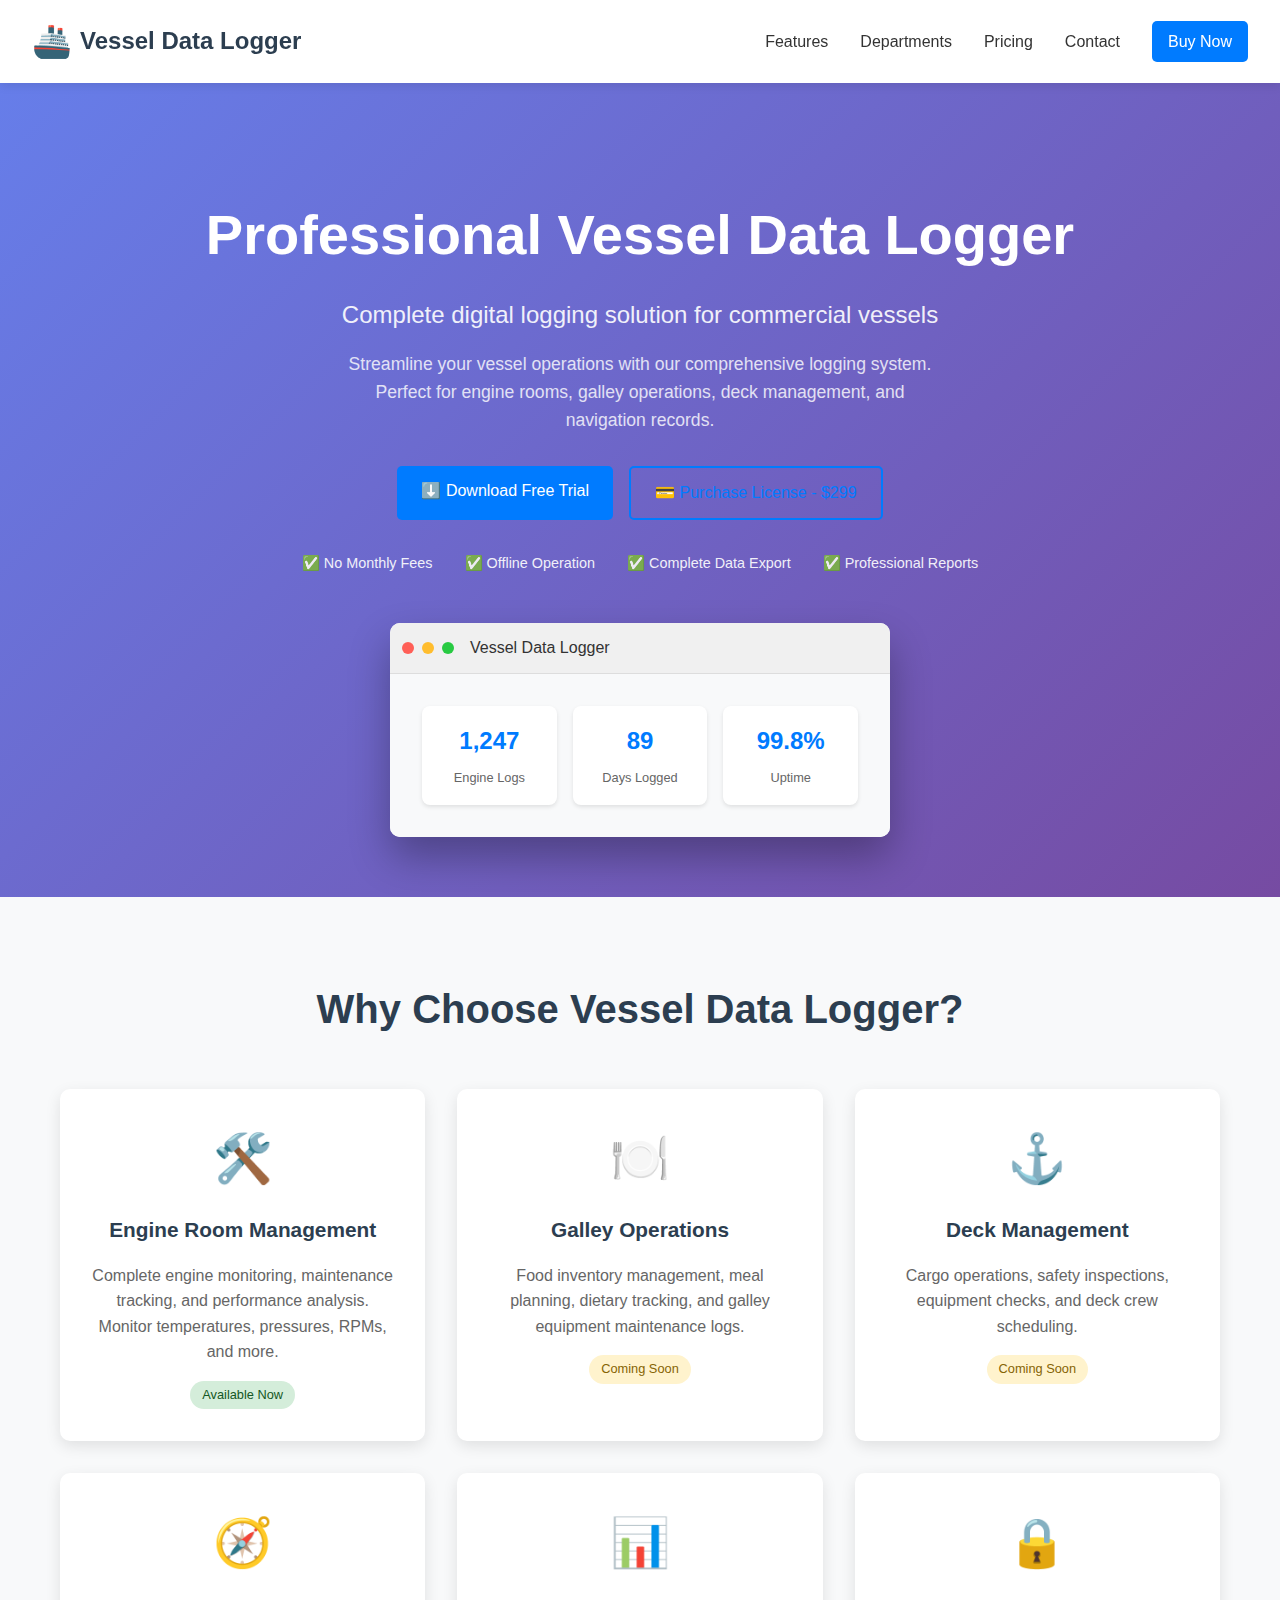
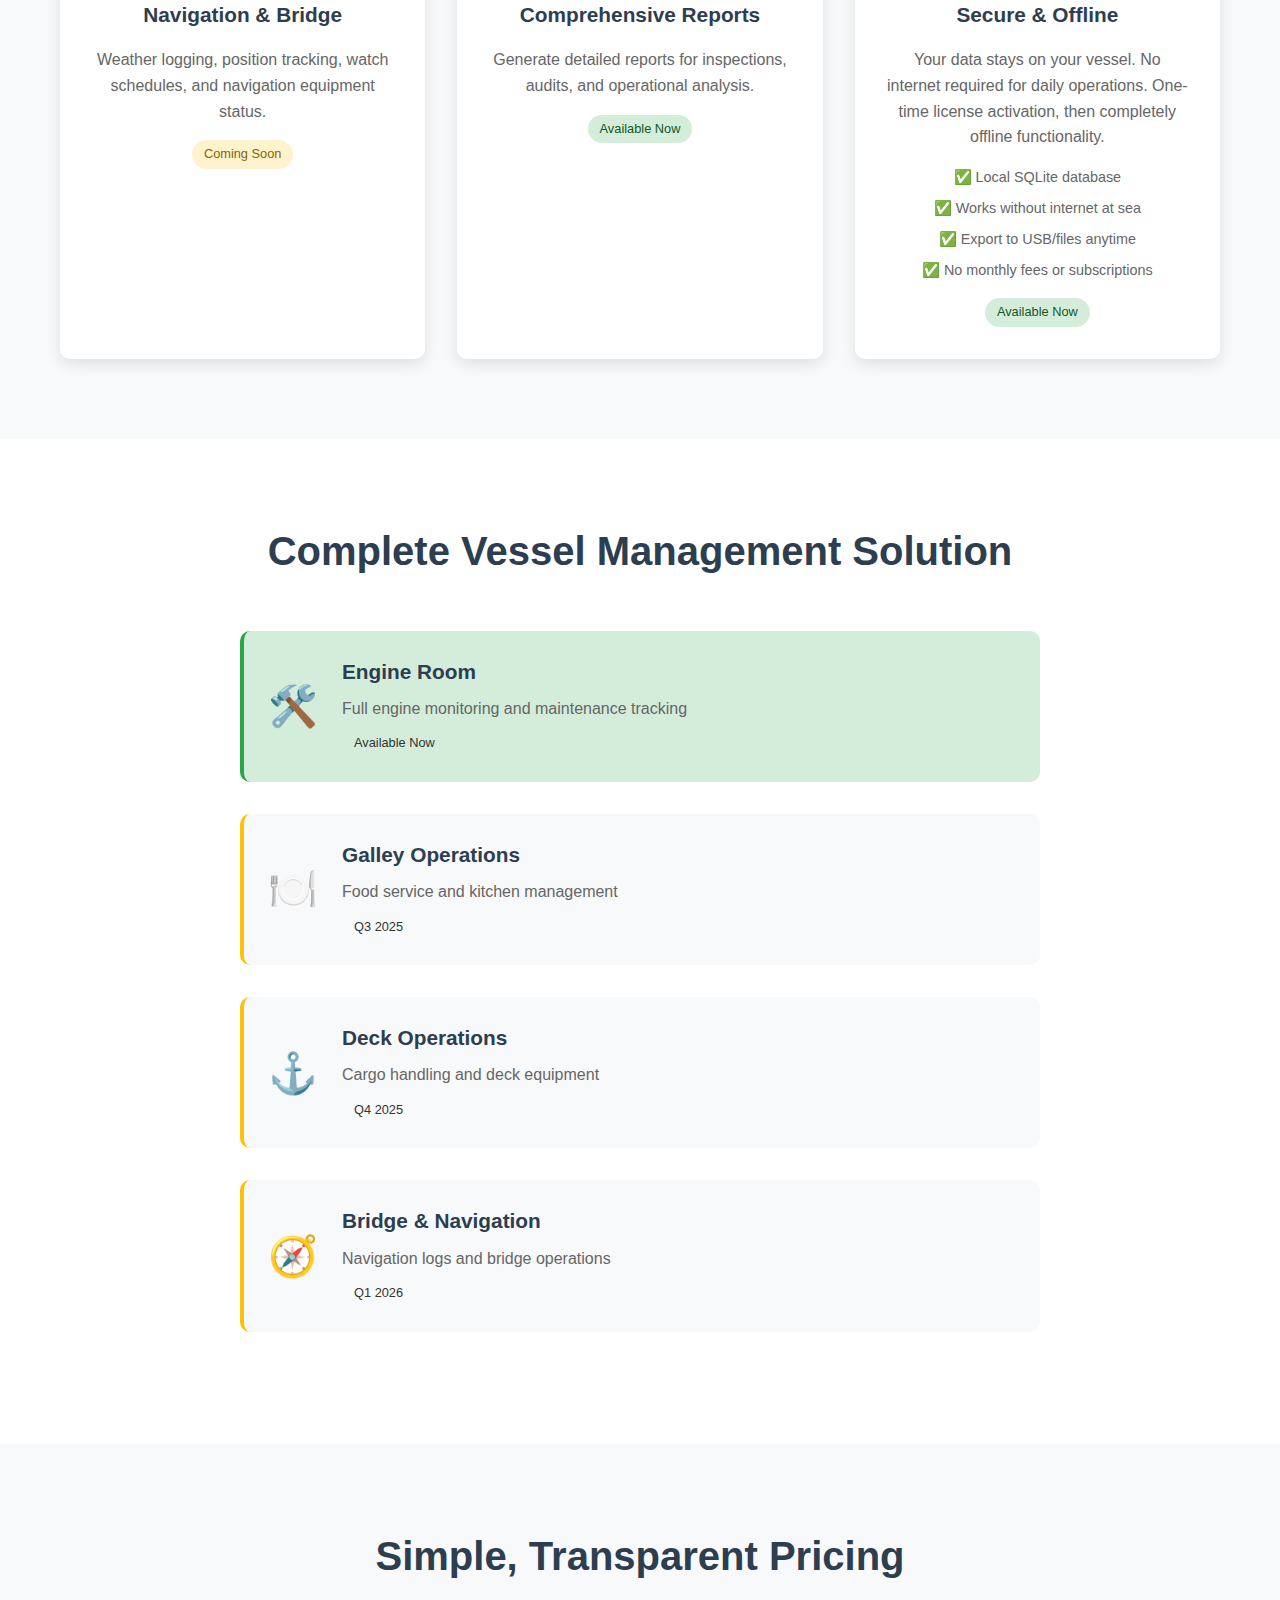
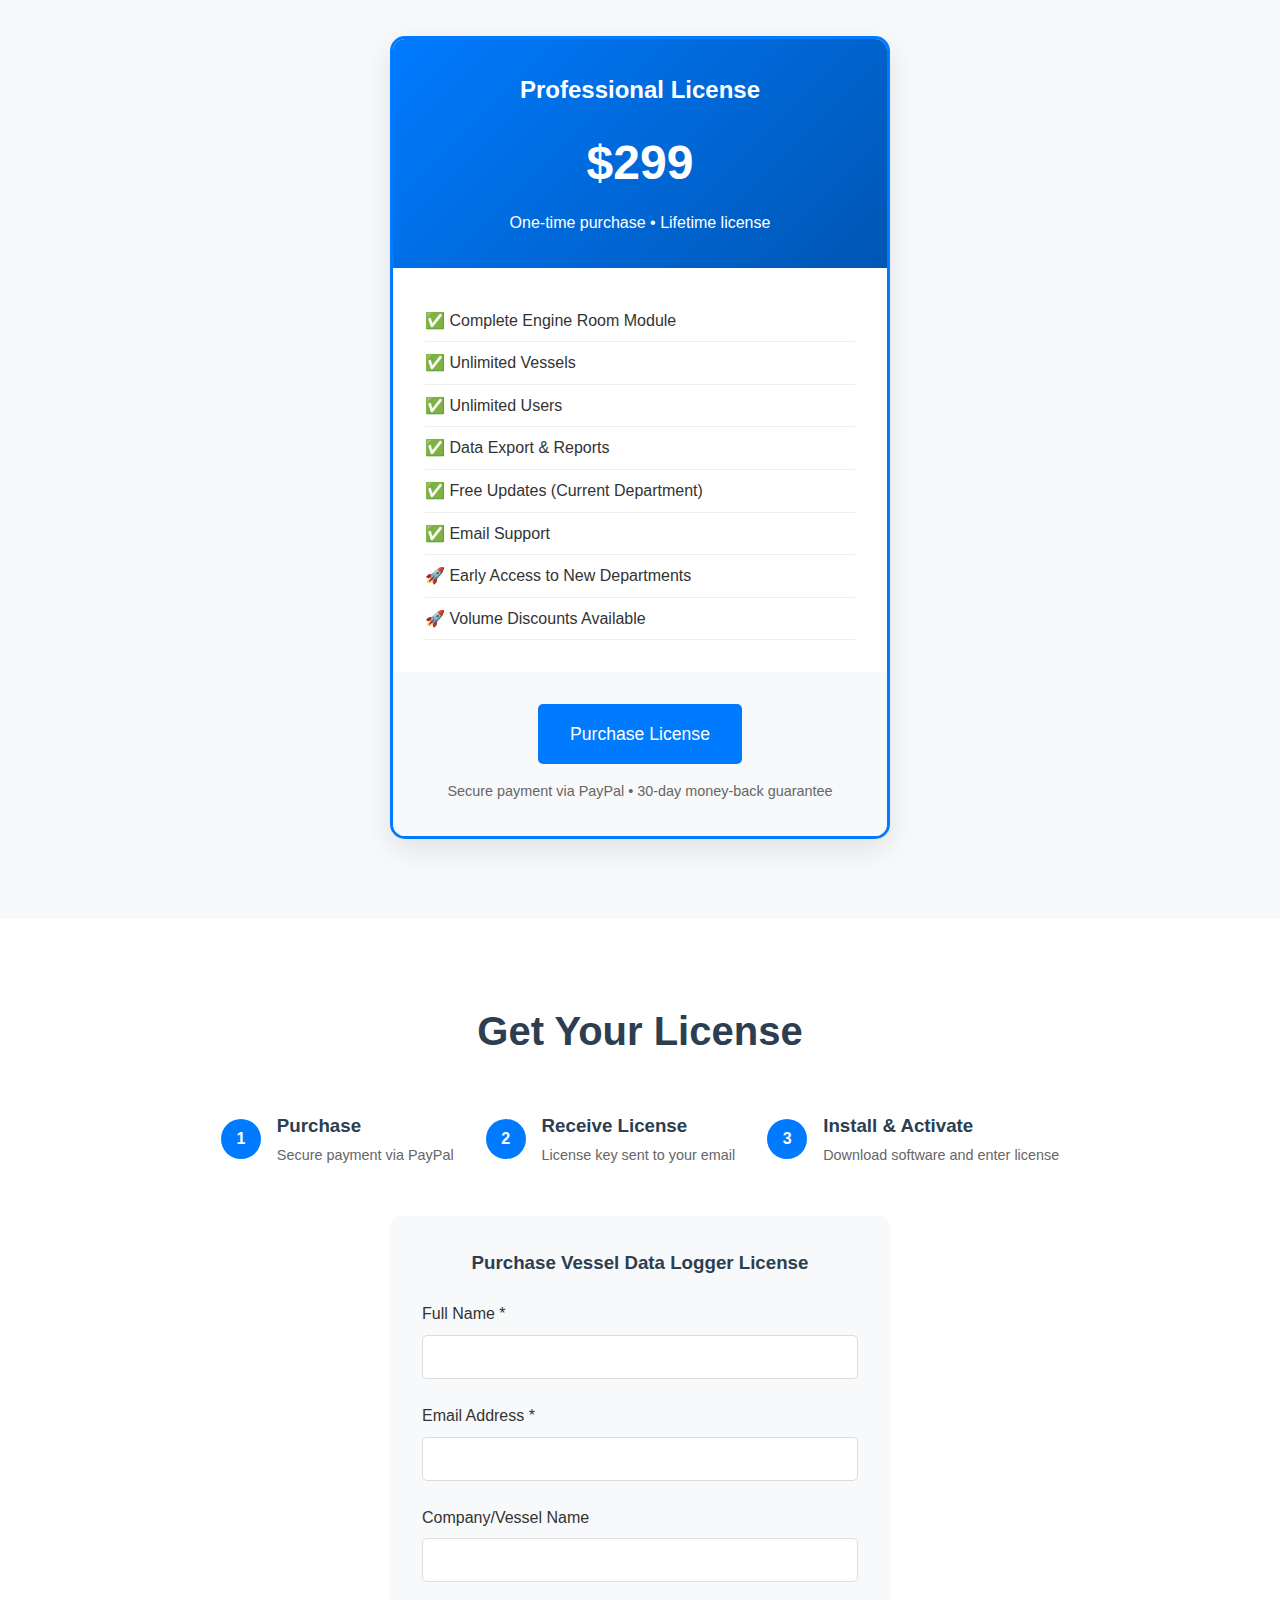
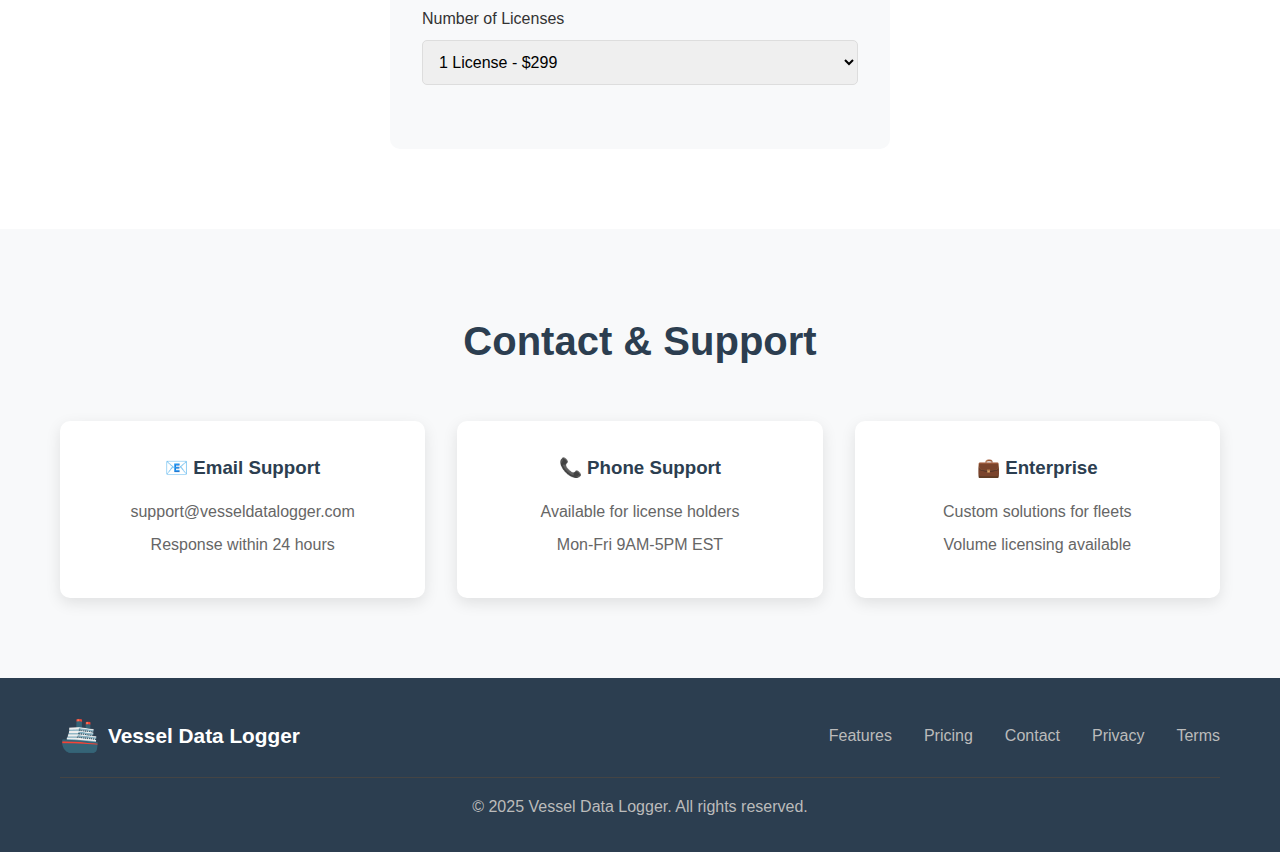
<file: index.html>
<!DOCTYPE html>
<html lang="en">
<head>
    <meta charset="UTF-8">
    <meta name="viewport" content="width=device-width, initial-scale=1.0">
    <title>Vessel Data Logger - Professional Maritime Software</title>
    <meta http-equiv="refresh" content="0;url=landing.html">
    <link rel="canonical" href="https://logicdock.org/landing.html">
</head>
<body>
    <p>Redirecting to <a href="landing.html">Vessel Data Logger</a>...</p>
</body>
</html>
</file>
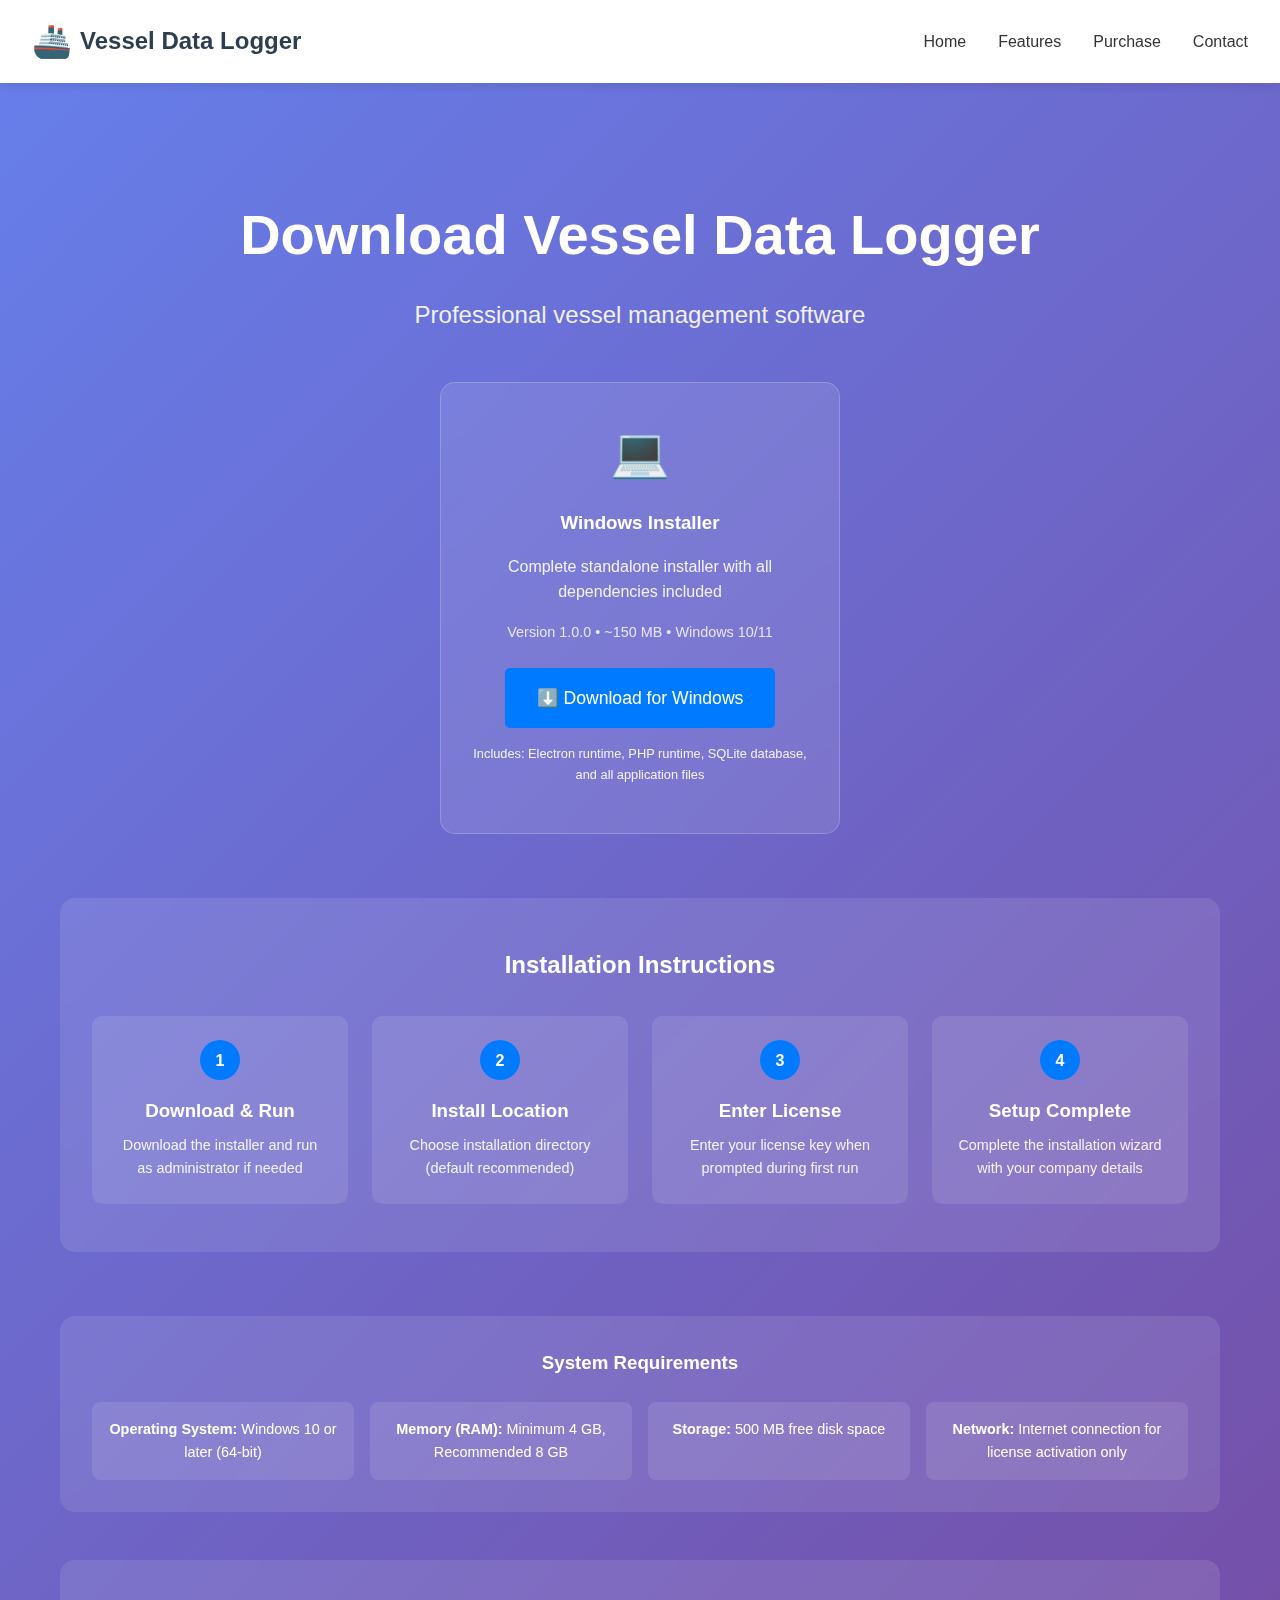
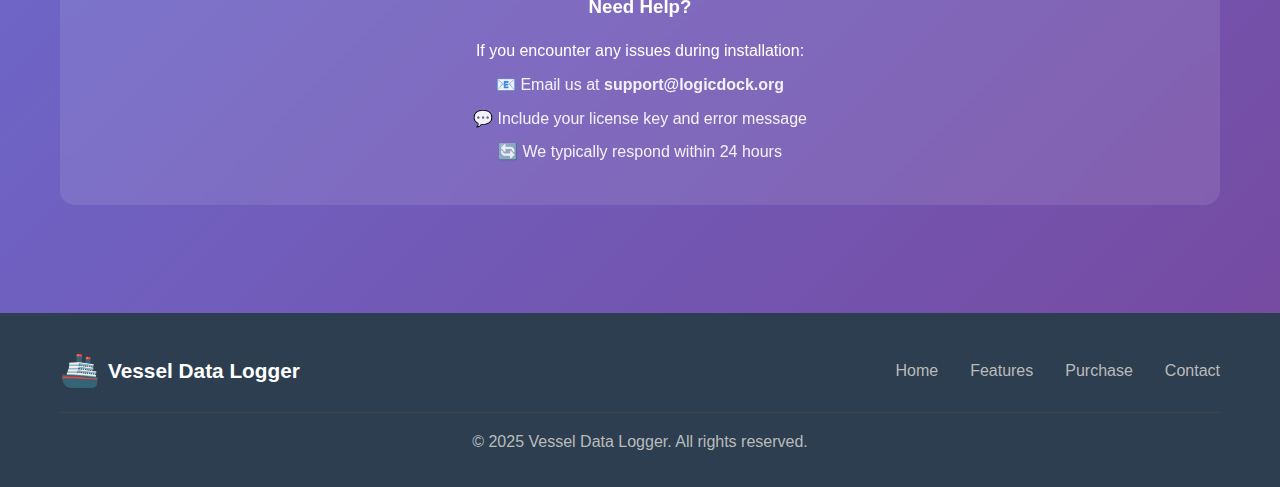
<file: download.html>
<!DOCTYPE html>
<html lang="en">
<head>
    <meta charset="UTF-8">
    <meta name="viewport" content="width=device-width, initial-scale=1.0">
    <title>Download Vessel Data Logger</title>
    <link rel="stylesheet" href="landing-style.css">
    <link rel="icon" type="image/svg+xml" href="favicon.svg">
</head>
<body>
    <!-- Header -->
    <header class="header">
        <nav class="nav">
            <div class="nav-brand">
                <span class="nav-icon">🚢</span>
                <span class="nav-title">Vessel Data Logger</span>
            </div>
            <div class="nav-links">
                <a href="landing.html">Home</a>
                <a href="landing.html#features">Features</a>
                <a href="landing.html#purchase">Purchase</a>
                <a href="landing.html#contact">Contact</a>
            </div>
        </nav>
    </header>

    <!-- Download Section -->
    <section class="hero">
        <div class="container">
            <div class="hero-content">
                <h1>Download Vessel Data Logger</h1>
                <p class="hero-subtitle">Professional vessel management software</p>
                
                <div class="download-options">
                    <div class="download-card">
                        <div class="download-icon">💻</div>
                        <h3>Windows Installer</h3>
                        <p>Complete standalone installer with all dependencies included</p>
                        <div class="download-details">
                            <span>Version 1.0.0</span> • 
                            <span>~150 MB</span> • 
                            <span>Windows 10/11</span>
                        </div>
                        <a href="dist/Vessel Data Logger-Portable.exe" class="btn btn-primary btn-large" download>
                            ⬇️ Download for Windows
                        </a>
                        <p class="download-note">
                            Includes: Electron runtime, PHP runtime, SQLite database, and all application files
                        </p>
                    </div>
                </div>

                <div class="installation-steps">
                    <h2>Installation Instructions</h2>
                    <div class="steps-grid">
                        <div class="step-card">
                            <div class="step-number">1</div>
                            <h3>Download & Run</h3>
                            <p>Download the installer and run as administrator if needed</p>
                        </div>
                        <div class="step-card">
                            <div class="step-number">2</div>
                            <h3>Install Location</h3>
                            <p>Choose installation directory (default recommended)</p>
                        </div>
                        <div class="step-card">
                            <div class="step-number">3</div>
                            <h3>Enter License</h3>
                            <p>Enter your license key when prompted during first run</p>
                        </div>
                        <div class="step-card">
                            <div class="step-number">4</div>
                            <h3>Setup Complete</h3>
                            <p>Complete the installation wizard with your company details</p>
                        </div>
                    </div>
                </div>

                <div class="system-requirements">
                    <h3>System Requirements</h3>
                    <div class="requirements-grid">
                        <div class="requirement-item">
                            <strong>Operating System:</strong> Windows 10 or later (64-bit)
                        </div>
                        <div class="requirement-item">
                            <strong>Memory (RAM):</strong> Minimum 4 GB, Recommended 8 GB
                        </div>
                        <div class="requirement-item">
                            <strong>Storage:</strong> 500 MB free disk space
                        </div>
                        <div class="requirement-item">
                            <strong>Network:</strong> Internet connection for license activation only
                        </div>
                    </div>
                </div>

                <div class="support-info">
                    <h3>Need Help?</h3>
                    <p>If you encounter any issues during installation:</p>
                    <ul>
                        <li>📧 Email us at <strong>support@logicdock.org</strong></li>
                        <li>💬 Include your license key and error message</li>
                        <li>🔄 We typically respond within 24 hours</li>
                    </ul>
                </div>
            </div>
        </div>
    </section>

    <!-- Footer -->
    <footer class="footer">
        <div class="container">
            <div class="footer-content">
                <div class="footer-brand">
                    <span class="nav-icon">🚢</span>
                    <span class="nav-title">Vessel Data Logger</span>
                </div>
                <div class="footer-links">
                    <a href="landing.html">Home</a>
                    <a href="landing.html#features">Features</a>
                    <a href="landing.html#purchase">Purchase</a>
                    <a href="landing.html#contact">Contact</a>
                </div>
            </div>
            <div class="footer-bottom">
                <p>&copy; 2025 Vessel Data Logger. All rights reserved.</p>
            </div>
        </div>
    </footer>

    <style>
        .download-options {
            display: flex;
            justify-content: center;
            margin: 3rem 0;
        }

        .download-card {
            background: rgba(255, 255, 255, 0.1);
            padding: 2rem;
            border-radius: 15px;
            text-align: center;
            max-width: 400px;
            backdrop-filter: blur(10px);
            border: 1px solid rgba(255, 255, 255, 0.2);
        }

        .download-icon {
            font-size: 3rem;
            margin-bottom: 1rem;
        }

        .download-card h3 {
            margin-bottom: 1rem;
            color: white;
        }

        .download-card p {
            margin-bottom: 1rem;
            opacity: 0.9;
        }

        .download-details {
            font-size: 0.9rem;
            opacity: 0.8;
            margin-bottom: 1.5rem;
        }

        .download-note {
            font-size: 0.8rem;
            opacity: 0.7;
            margin-top: 1rem;
        }

        .installation-steps {
            margin: 4rem 0;
            background: rgba(255, 255, 255, 0.1);
            padding: 3rem 2rem;
            border-radius: 15px;
            backdrop-filter: blur(10px);
        }

        .installation-steps h2 {
            text-align: center;
            margin-bottom: 2rem;
            color: white;
        }

        .steps-grid {
            display: grid;
            grid-template-columns: repeat(auto-fit, minmax(200px, 1fr));
            gap: 1.5rem;
        }

        .step-card {
            text-align: center;
            padding: 1.5rem;
            background: rgba(255, 255, 255, 0.1);
            border-radius: 10px;
        }

        .step-number {
            width: 40px;
            height: 40px;
            border-radius: 50%;
            background: #007bff;
            color: white;
            display: flex;
            align-items: center;
            justify-content: center;
            font-weight: bold;
            margin: 0 auto 1rem;
        }

        .step-card h3 {
            color: white;
            margin-bottom: 0.5rem;
        }

        .step-card p {
            opacity: 0.9;
            font-size: 0.9rem;
        }

        .system-requirements {
            margin: 3rem 0;
            background: rgba(255, 255, 255, 0.1);
            padding: 2rem;
            border-radius: 15px;
            backdrop-filter: blur(10px);
        }

        .system-requirements h3 {
            text-align: center;
            margin-bottom: 1.5rem;
            color: white;
        }

        .requirements-grid {
            display: grid;
            grid-template-columns: repeat(auto-fit, minmax(250px, 1fr));
            gap: 1rem;
        }

        .requirement-item {
            background: rgba(255, 255, 255, 0.1);
            padding: 1rem;
            border-radius: 8px;
            font-size: 0.9rem;
        }

        .support-info {
            background: rgba(255, 255, 255, 0.1);
            padding: 2rem;
            border-radius: 15px;
            backdrop-filter: blur(10px);
            text-align: center;
        }

        .support-info h3 {
            color: white;
            margin-bottom: 1rem;
        }

        .support-info ul {
            list-style: none;
            padding: 0;
        }

        .support-info li {
            margin: 0.5rem 0;
            opacity: 0.9;
        }
    </style>
</body>
</html>
</file>
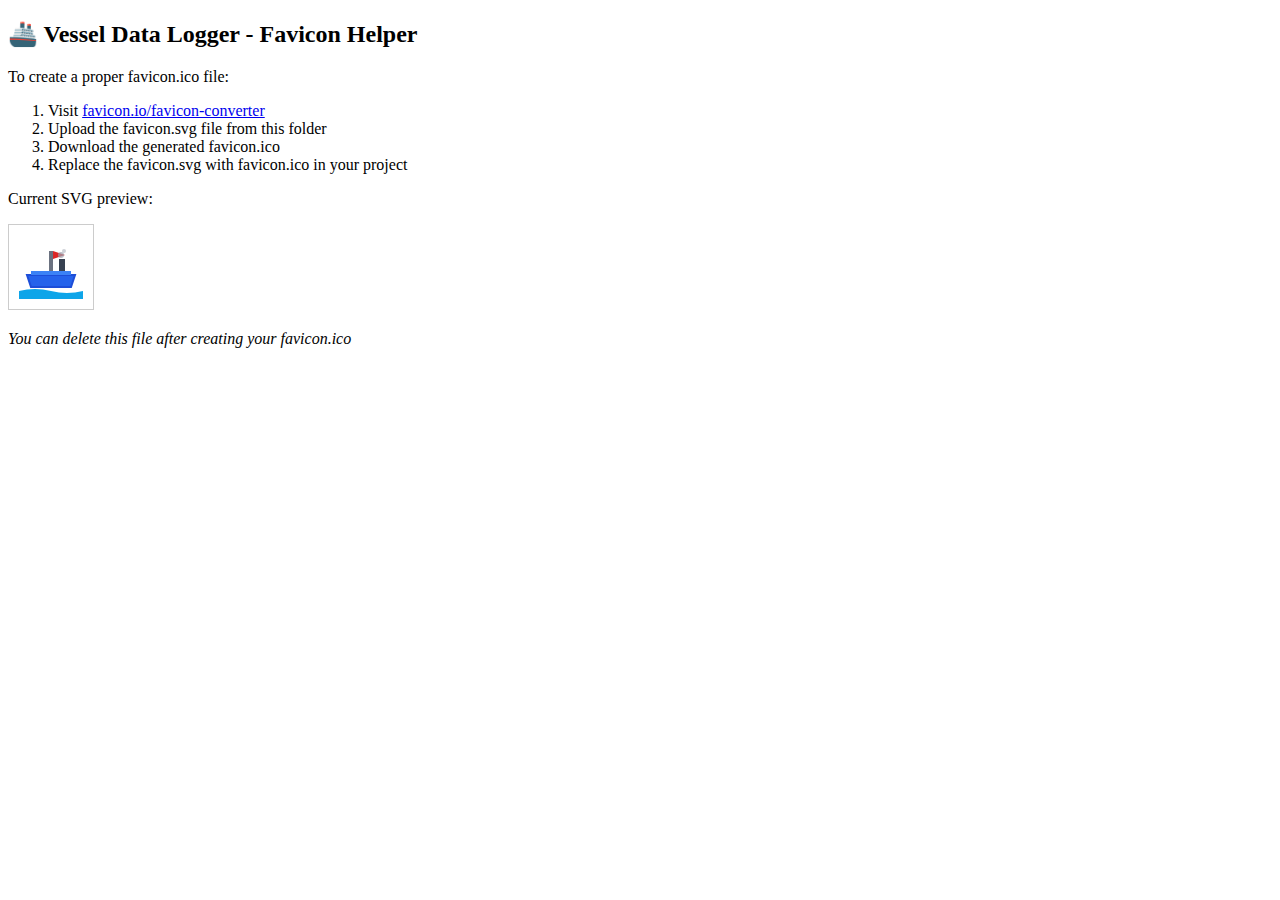
<file: favicon-helper.html>
<!DOCTYPE html>
<html>
<head>
    <title>Favicon Converter Helper</title>
</head>
<body>
    <h2>🚢 Vessel Data Logger - Favicon Helper</h2>
    <p>To create a proper favicon.ico file:</p>
    <ol>
        <li>Visit <a href="https://favicon.io/favicon-converter/" target="_blank">favicon.io/favicon-converter</a></li>
        <li>Upload the favicon.svg file from this folder</li>
        <li>Download the generated favicon.ico</li>
        <li>Replace the favicon.svg with favicon.ico in your project</li>
    </ol>
    
    <p>Current SVG preview:</p>
    <img src="favicon.svg" alt="Ship Icon" width="64" height="64" style="border: 1px solid #ccc; padding: 10px;">
    
    <p><em>You can delete this file after creating your favicon.ico</em></p>
</body>
</html>
</file>
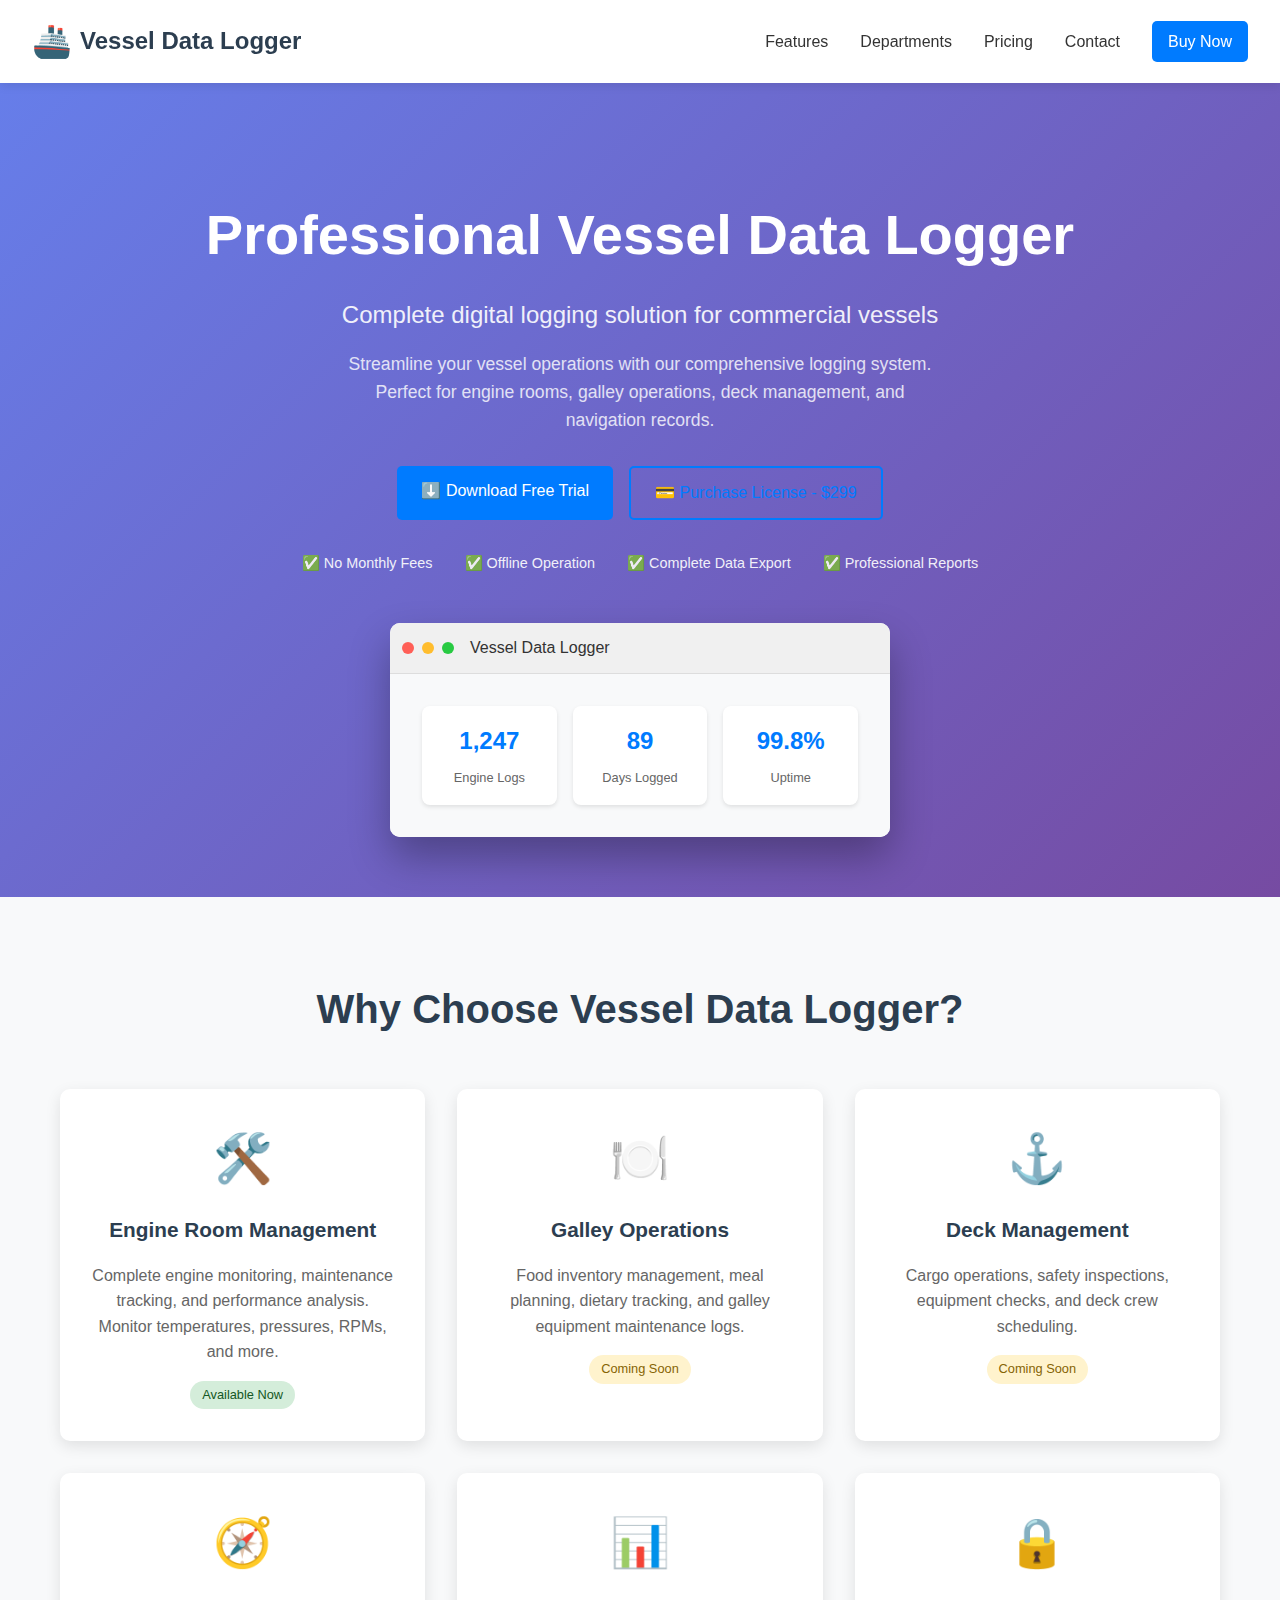
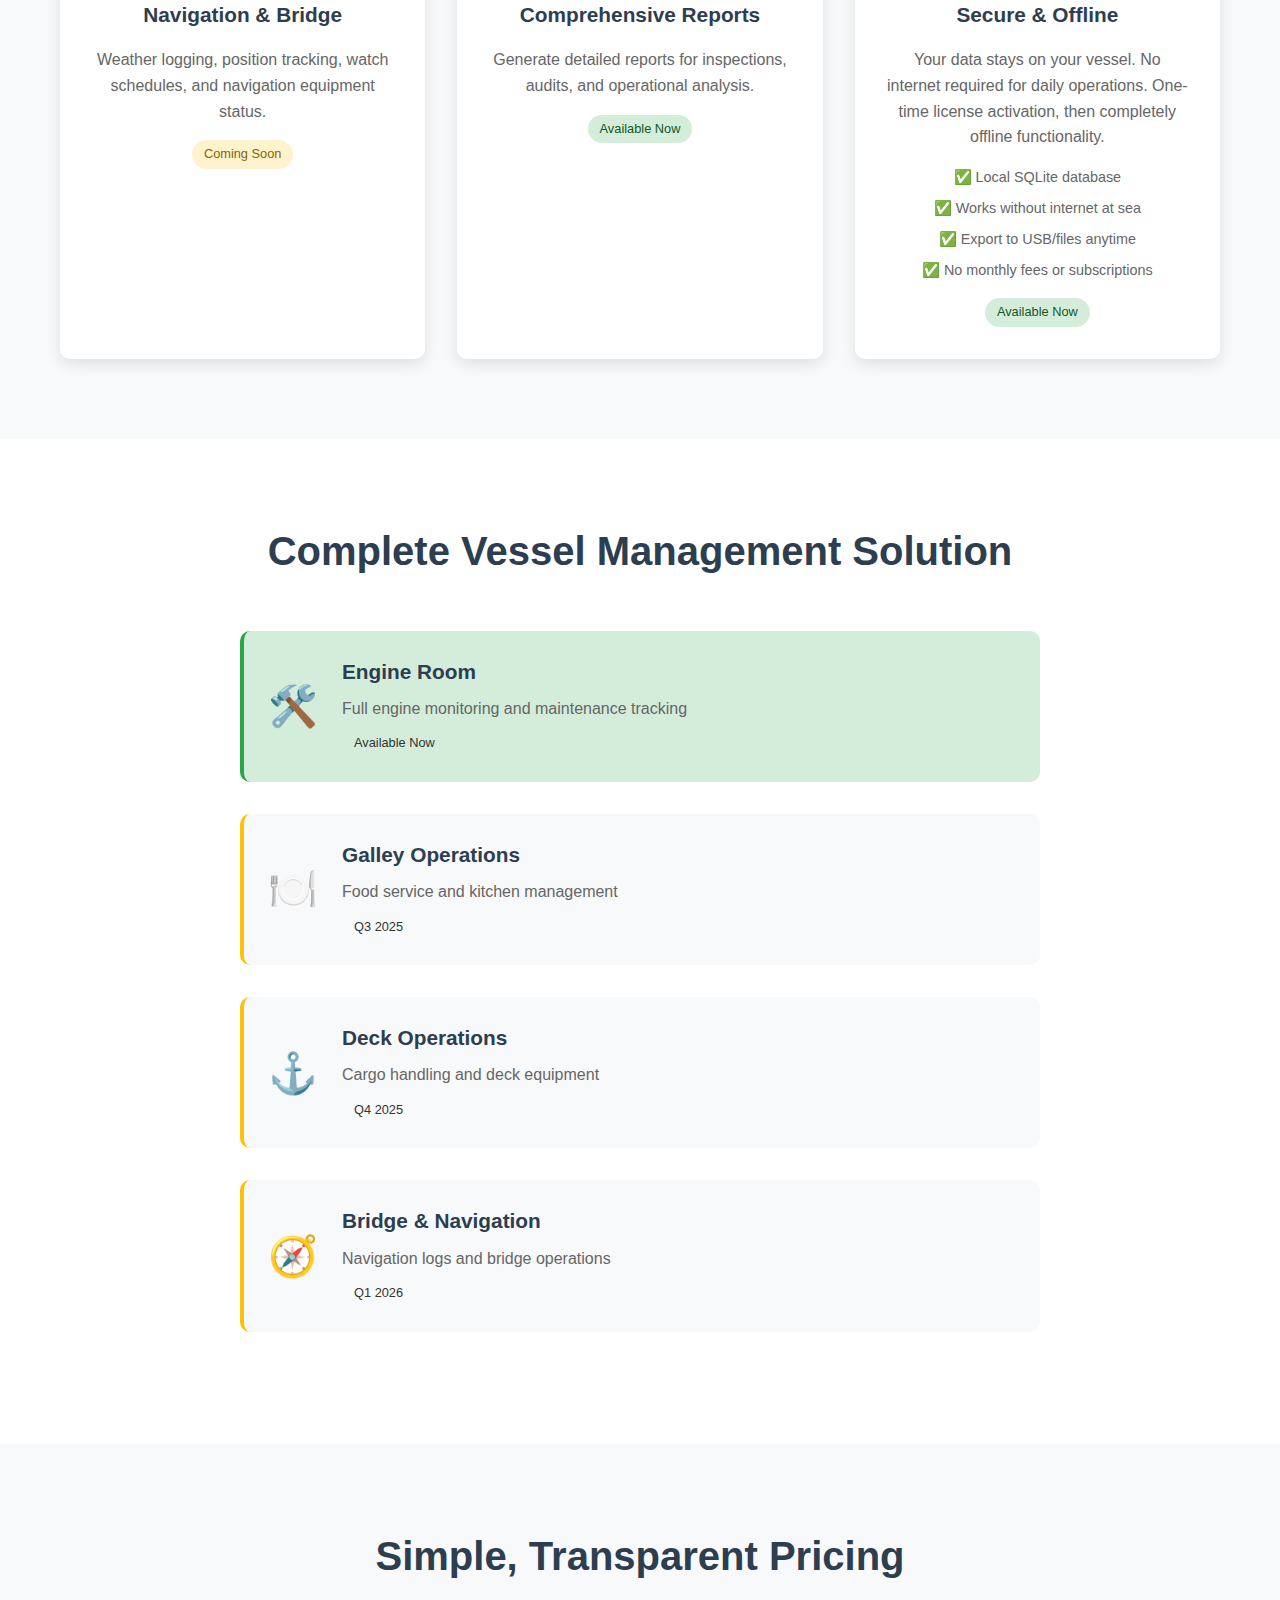
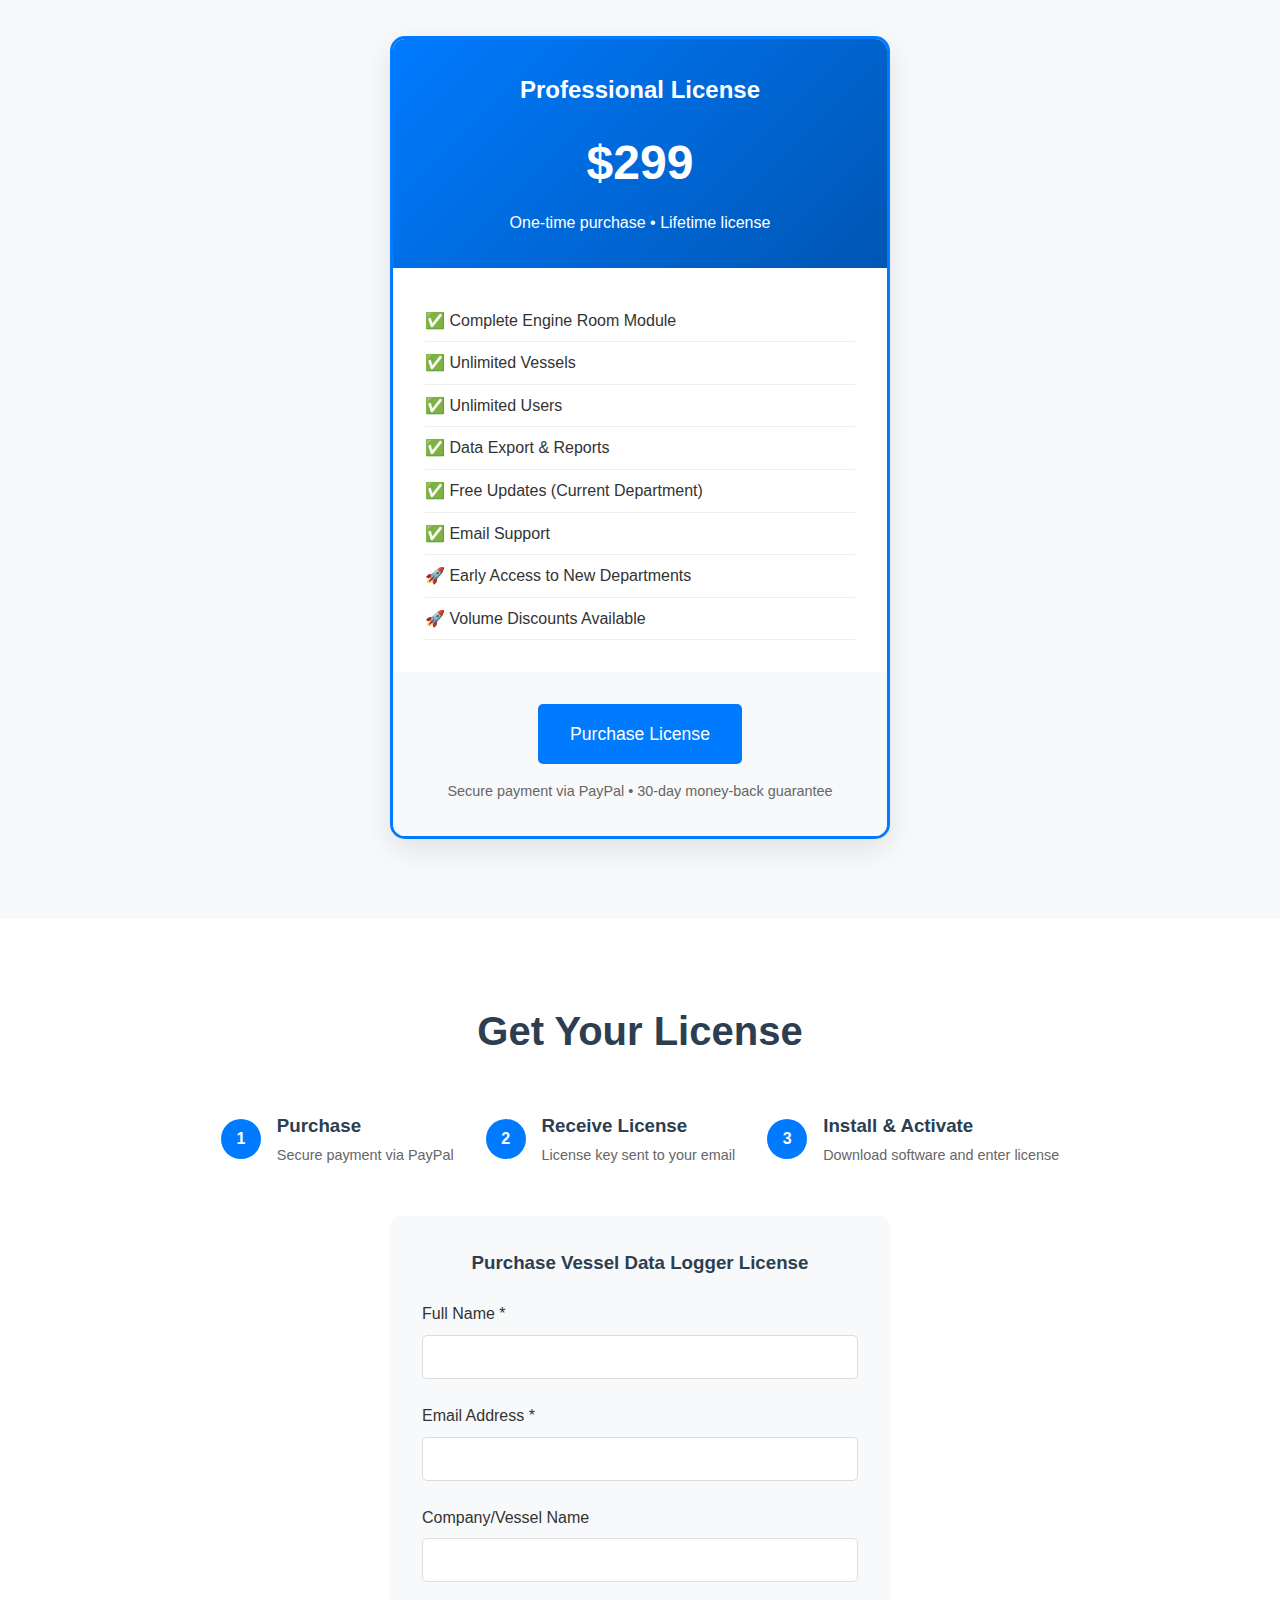
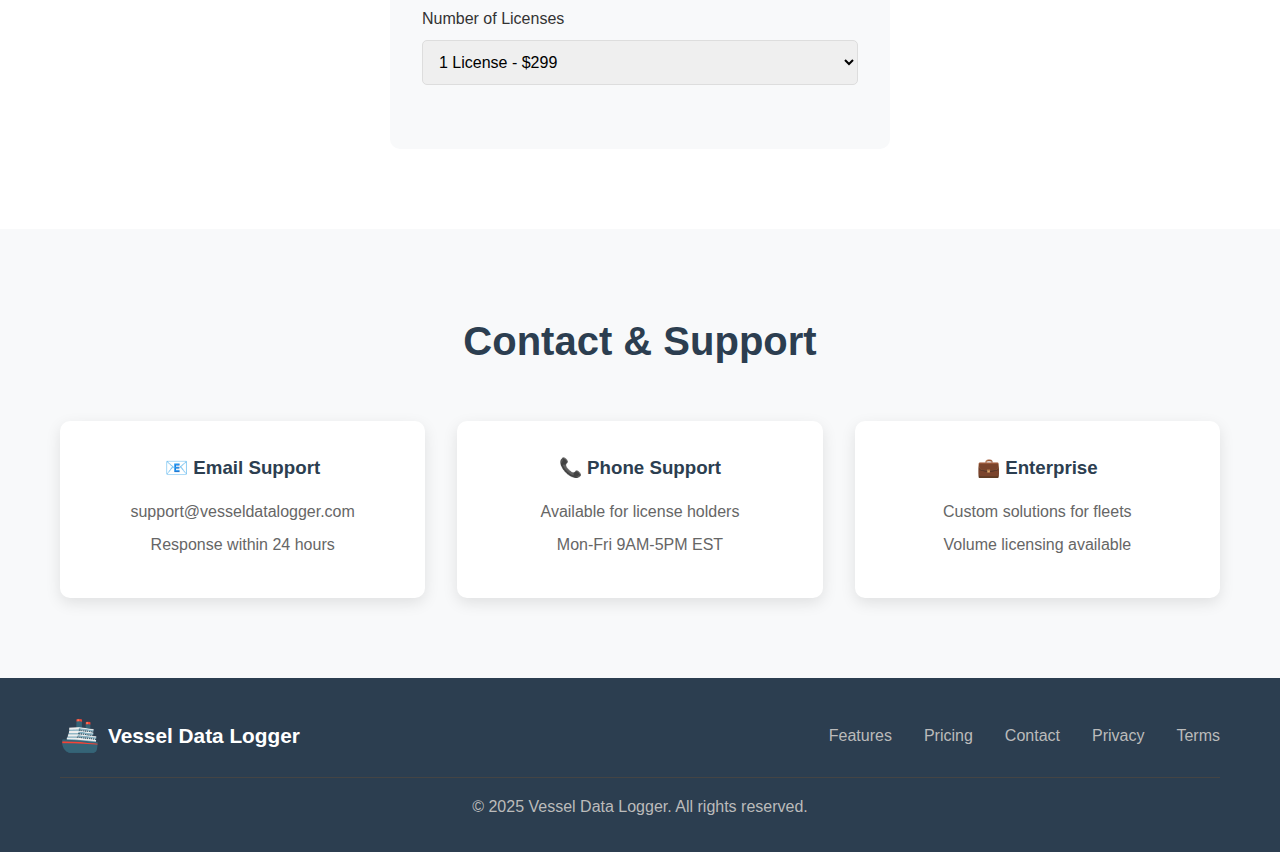
<file: landing.html>
<!DOCTYPE html>
<html lang="en">
<head>
    <meta charset="UTF-8">
    <meta name="viewport" content="width=device-width, initial-scale=1.0">
    <title>Vessel Data Logger - Professional Marine Equipment Management</title>
    <link rel="stylesheet" href="landing-style.css">
    <link rel="icon" type="image/svg+xml" href="favicon.svg">
    <meta name="description" content="Professional vessel data logging software for marine engine rooms, galley operations, deck management, and navigation. Complete vessel management solution.">
</head>
<body>
    <!-- Header -->
    <header class="header">
        <nav class="nav">
            <div class="nav-brand">
                <span class="nav-icon">🚢</span>
                <span class="nav-title">Vessel Data Logger</span>
            </div>
            <div class="nav-links">
                <a href="#features">Features</a>
                <a href="#departments">Departments</a>
                <a href="#pricing">Pricing</a>
                <a href="#contact">Contact</a>
                <a href="#purchase" class="btn-cta">Buy Now</a>
            </div>
        </nav>
    </header>

    <!-- Hero Section -->
    <section class="hero">
        <div class="container">
            <div class="hero-content">
                <h1>Professional Vessel Data Logger</h1>
                <p class="hero-subtitle">Complete digital logging solution for commercial vessels</p>
                <p class="hero-description">
                    Streamline your vessel operations with our comprehensive logging system. 
                    Perfect for engine rooms, galley operations, deck management, and navigation records.
                </p>
                <div class="hero-buttons">
                    <a href="download.html" class="btn btn-primary">⬇️ Download Free Trial</a>
                    <a href="#purchase" class="btn btn-secondary">💳 Purchase License - $299</a>
                </div>
                <div class="hero-features">
                    <span>✅ No Monthly Fees</span>
                    <span>✅ Offline Operation</span>
                    <span>✅ Complete Data Export</span>
                    <span>✅ Professional Reports</span>
                </div>
            </div>
            <div class="hero-image">
                <div class="software-preview">
                    <div class="window-header">
                        <div class="window-buttons">
                            <span class="btn-close"></span>
                            <span class="btn-minimize"></span>
                            <span class="btn-maximize"></span>
                        </div>
                        <span class="window-title">Vessel Data Logger</span>
                    </div>
                    <div class="window-content">
                        <div class="dashboard-preview">
                            <div class="stat-card">
                                <div class="stat-number">1,247</div>
                                <div class="stat-label">Engine Logs</div>
                            </div>
                            <div class="stat-card">
                                <div class="stat-number">89</div>
                                <div class="stat-label">Days Logged</div>
                            </div>
                            <div class="stat-card">
                                <div class="stat-number">99.8%</div>
                                <div class="stat-label">Uptime</div>
                            </div>
                        </div>
                    </div>
                </div>
            </div>
        </div>
    </section>

    <!-- Features Section -->
    <section id="features" class="features">
        <div class="container">
            <h2>Why Choose Vessel Data Logger?</h2>
            <div class="features-grid">
                <div class="feature-card">
                    <div class="feature-icon">🛠️</div>
                    <h3>Engine Room Management</h3>
                    <p>Complete engine monitoring, maintenance tracking, and performance analysis. Monitor temperatures, pressures, RPMs, and more.</p>
                    <span class="status available">Available Now</span>
                </div>
                <div class="feature-card">
                    <div class="feature-icon">🍽️</div>
                    <h3>Galley Operations</h3>
                    <p>Food inventory management, meal planning, dietary tracking, and galley equipment maintenance logs.</p>
                    <span class="status coming-soon">Coming Soon</span>
                </div>
                <div class="feature-card">
                    <div class="feature-icon">⚓</div>
                    <h3>Deck Management</h3>
                    <p>Cargo operations, safety inspections, equipment checks, and deck crew scheduling.</p>
                    <span class="status coming-soon">Coming Soon</span>
                </div>
                <div class="feature-card">
                    <div class="feature-icon">🧭</div>
                    <h3>Navigation & Bridge</h3>
                    <p>Weather logging, position tracking, watch schedules, and navigation equipment status.</p>
                    <span class="status coming-soon">Coming Soon</span>
                </div>
                <div class="feature-card">
                    <div class="feature-icon">📊</div>
                    <h3>Comprehensive Reports</h3>
                    <p>Generate detailed reports for inspections, audits, and operational analysis.</p>
                    <span class="status available">Available Now</span>
                </div>
                <div class="feature-card">
                    <div class="feature-icon">🔒</div>
                    <h3>Secure & Offline</h3>
                    <p>Your data stays on your vessel. No internet required for daily operations. One-time license activation, then completely offline functionality.</p>
                    <ul class="feature-details">
                        <li>✅ Local SQLite database</li>
                        <li>✅ Works without internet at sea</li>
                        <li>✅ Export to USB/files anytime</li>
                        <li>✅ No monthly fees or subscriptions</li>
                    </ul>
                    <span class="status available">Available Now</span>
                </div>
            </div>
        </div>
    </section>

    <!-- Departments Section -->
    <section id="departments" class="departments">
        <div class="container">
            <h2>Complete Vessel Management Solution</h2>
            <div class="departments-timeline">
                <div class="department-item completed">
                    <div class="department-icon">🛠️</div>
                    <div class="department-content">
                        <h3>Engine Room</h3>
                        <p>Full engine monitoring and maintenance tracking</p>
                        <span class="status">Available Now</span>
                    </div>
                </div>
                <div class="department-item upcoming">
                    <div class="department-icon">🍽️</div>
                    <div class="department-content">
                        <h3>Galley Operations</h3>
                        <p>Food service and kitchen management</p>
                        <span class="status">Q3 2025</span>
                    </div>
                </div>
                <div class="department-item upcoming">
                    <div class="department-icon">⚓</div>
                    <div class="department-content">
                        <h3>Deck Operations</h3>
                        <p>Cargo handling and deck equipment</p>
                        <span class="status">Q4 2025</span>
                    </div>
                </div>
                <div class="department-item upcoming">
                    <div class="department-icon">🧭</div>
                    <div class="department-content">
                        <h3>Bridge & Navigation</h3>
                        <p>Navigation logs and bridge operations</p>
                        <span class="status">Q1 2026</span>
                    </div>
                </div>
            </div>
        </div>
    </section>

    <!-- Pricing Section -->
    <section id="pricing" class="pricing">
        <div class="container">
            <h2>Simple, Transparent Pricing</h2>
            <div class="pricing-card">
                <div class="pricing-header">
                    <h3>Professional License</h3>
                    <div class="price">$299</div>
                    <p>One-time purchase • Lifetime license</p>
                </div>
                <div class="pricing-features">
                    <ul>
                        <li>✅ Complete Engine Room Module</li>
                        <li>✅ Unlimited Vessels</li>
                        <li>✅ Unlimited Users</li>
                        <li>✅ Data Export & Reports</li>
                        <li>✅ Free Updates (Current Department)</li>
                        <li>✅ Email Support</li>
                        <li>🚀 Early Access to New Departments</li>
                        <li>🚀 Volume Discounts Available</li>
                    </ul>
                </div>
                <div class="pricing-footer">
                    <a href="#purchase" class="btn btn-primary btn-large">Purchase License</a>
                    <p class="pricing-note">Secure payment via PayPal • 30-day money-back guarantee</p>
                </div>
            </div>
        </div>
    </section>

    <!-- Purchase Section -->
    <section id="purchase" class="purchase">
        <div class="container">
            <h2>Get Your License</h2>
            <div class="purchase-steps">
                <div class="step">
                    <div class="step-number">1</div>
                    <div class="step-content">
                        <h3>Purchase</h3>
                        <p>Secure payment via PayPal</p>
                    </div>
                </div>
                <div class="step">
                    <div class="step-number">2</div>
                    <div class="step-content">
                        <h3>Receive License</h3>
                        <p>License key sent to your email</p>
                    </div>
                </div>
                <div class="step">
                    <div class="step-number">3</div>
                    <div class="step-content">
                        <h3>Install & Activate</h3>
                        <p>Download software and enter license</p>
                    </div>
                </div>
            </div>
            
            <div class="purchase-form">
                <h3>Purchase Vessel Data Logger License</h3>
                <form id="purchase-form">
                    <div class="form-group">
                        <label for="customer-name">Full Name *</label>
                        <input type="text" id="customer-name" name="customer_name" required>
                    </div>
                    <div class="form-group">
                        <label for="customer-email">Email Address *</label>
                        <input type="email" id="customer-email" name="customer_email" required>
                    </div>
                    <div class="form-group">
                        <label for="company-name">Company/Vessel Name</label>
                        <input type="text" id="company-name" name="company_name">
                    </div>
                    <div class="form-group">
                        <label for="license-quantity">Number of Licenses</label>
                        <select id="license-quantity" name="quantity">
                            <option value="1">1 License - $299</option>
                            <option value="2">2 Licenses - $549 (8% off)</option>
                            <option value="5">5 Licenses - $1,199 (20% off)</option>
                            <option value="10">10 Licenses - $2,099 (30% off)</option>
                        </select>
                    </div>
                    
                    <!-- PayPal Button Container -->
                    <div id="paypal-button-container"></div>
                </form>
            </div>
        </div>
    </section>

    <!-- Contact Section -->
    <section id="contact" class="contact">
        <div class="container">
            <h2>Contact & Support</h2>
            <div class="contact-info">
                <div class="contact-item">
                    <h3>📧 Email Support</h3>
                    <p>support@vesseldatalogger.com</p>
                    <p>Response within 24 hours</p>
                </div>
                <div class="contact-item">
                    <h3>📞 Phone Support</h3>
                    <p>Available for license holders</p>
                    <p>Mon-Fri 9AM-5PM EST</p>
                </div>
                <div class="contact-item">
                    <h3>💼 Enterprise</h3>
                    <p>Custom solutions for fleets</p>
                    <p>Volume licensing available</p>
                </div>
            </div>
        </div>
    </section>

    <!-- Footer -->
    <footer class="footer">
        <div class="container">
            <div class="footer-content">
                <div class="footer-brand">
                    <span class="nav-icon">🚢</span>
                    <span class="nav-title">Vessel Data Logger</span>
                </div>
                <div class="footer-links">
                    <a href="#features">Features</a>
                    <a href="#pricing">Pricing</a>
                    <a href="#contact">Contact</a>
                    <a href="privacy.html">Privacy</a>
                    <a href="terms.html">Terms</a>
                </div>
            </div>
            <div class="footer-bottom">
                <p>&copy; 2025 Vessel Data Logger. All rights reserved.</p>
            </div>
        </div>
    </footer>

    <!-- PayPal SDK -->
    <!-- PayPal SDK - SANDBOX MODE -->
    <script src="https://www.paypal.com/sdk/js?client-id=AbaWr9JSSDkqUQCr2tCCCOI4sRqYj-vCT4jqYy_NueKllGDspzEMCZCGZT4Co0GaBawEerEfujUpreRW&currency=USD"></script>
    <script src="landing-script.js"></script>
</body>
</html>
</file>
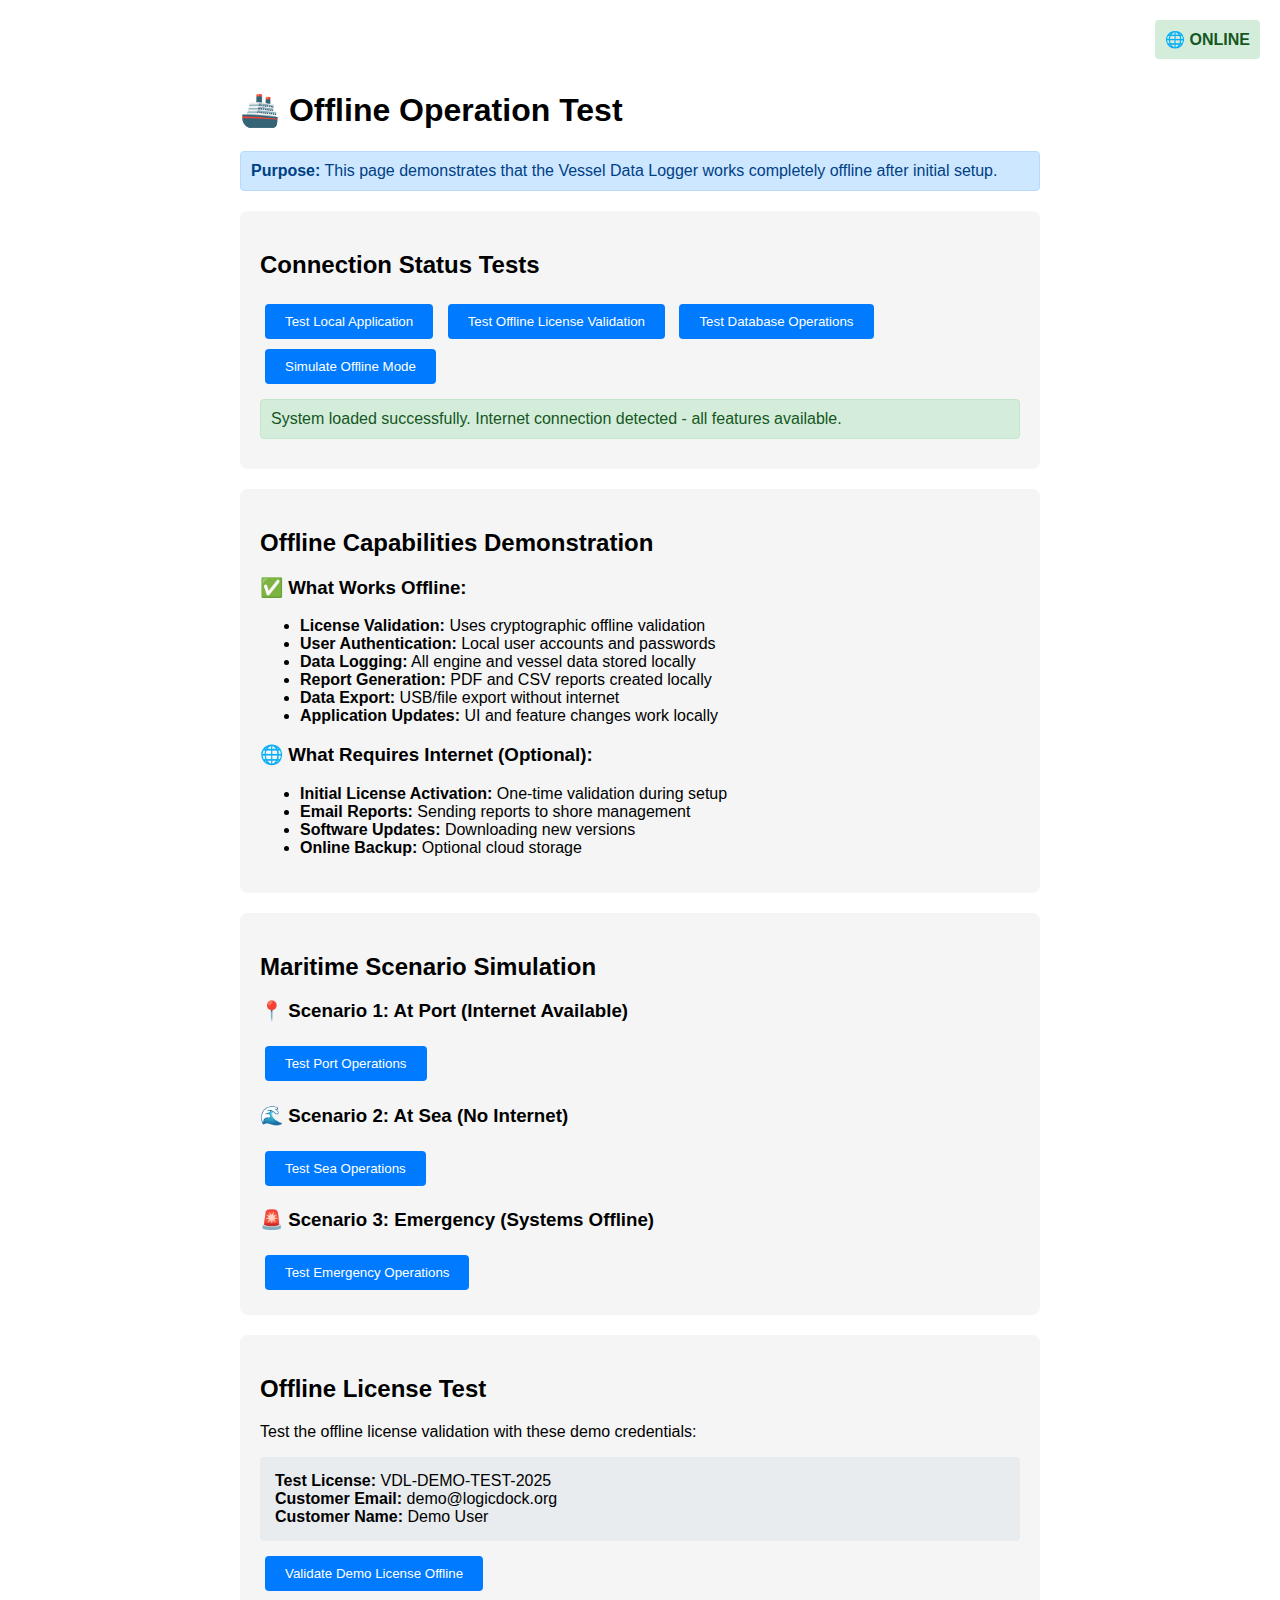
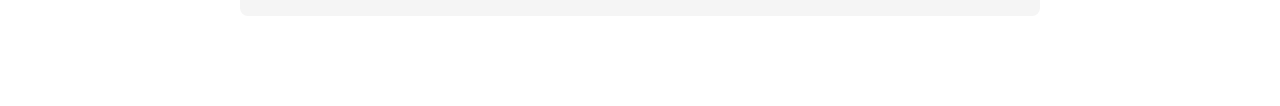
<file: offline-test.html>
<!DOCTYPE html>
<html lang="en">
<head>
    <meta charset="UTF-8">
    <meta name="viewport" content="width=device-width, initial-scale=1.0">
    <title>Offline Operation Test - Vessel Data Logger</title>
    <style>
        body { 
            font-family: Arial, sans-serif; 
            max-width: 800px; 
            margin: 50px auto; 
            padding: 20px; 
        }
        .test-section {
            background: #f5f5f5;
            padding: 20px;
            border-radius: 8px;
            margin: 20px 0;
        }
        .status {
            padding: 10px;
            margin: 10px 0;
            border-radius: 4px;
        }
        .success { background: #d4edda; color: #155724; border: 1px solid #c3e6cb; }
        .error { background: #f8d7da; color: #721c24; border: 1px solid #f5c6cb; }
        .info { background: #cce7ff; color: #004085; border: 1px solid #b8daff; }
        .warning { background: #fff3cd; color: #856404; border: 1px solid #ffeaa7; }
        .test-result {
            margin: 10px 0;
            padding: 8px;
            border-radius: 4px;
            font-family: monospace;
        }
        button {
            background: #007bff;
            color: white;
            border: none;
            padding: 10px 20px;
            border-radius: 4px;
            cursor: pointer;
            margin: 5px;
        }
        button:hover { background: #0056b3; }
        .offline-indicator {
            position: fixed;
            top: 20px;
            right: 20px;
            padding: 10px;
            border-radius: 4px;
            font-weight: bold;
        }
        .online { background: #d4edda; color: #155724; }
        .offline { background: #f8d7da; color: #721c24; }
    </style>
</head>
<body>
    <div id="connection-status" class="offline-indicator online">🌐 ONLINE</div>
    
    <h1>🚢 Offline Operation Test</h1>
    
    <div class="info status">
        <strong>Purpose:</strong> This page demonstrates that the Vessel Data Logger works completely offline after initial setup.
    </div>

    <div class="test-section">
        <h2>Connection Status Tests</h2>
        <button onclick="testLocalConnection()">Test Local Application</button>
        <button onclick="testOfflineLicense()">Test Offline License Validation</button>
        <button onclick="testDatabaseOperations()">Test Database Operations</button>
        <button onclick="simulateOfflineMode()">Simulate Offline Mode</button>
        
        <div id="connection-results"></div>
    </div>

    <div class="test-section">
        <h2>Offline Capabilities Demonstration</h2>
        
        <h3>✅ What Works Offline:</h3>
        <ul>
            <li><strong>License Validation:</strong> Uses cryptographic offline validation</li>
            <li><strong>User Authentication:</strong> Local user accounts and passwords</li>
            <li><strong>Data Logging:</strong> All engine and vessel data stored locally</li>
            <li><strong>Report Generation:</strong> PDF and CSV reports created locally</li>
            <li><strong>Data Export:</strong> USB/file export without internet</li>
            <li><strong>Application Updates:</strong> UI and feature changes work locally</li>
        </ul>

        <h3>🌐 What Requires Internet (Optional):</h3>
        <ul>
            <li><strong>Initial License Activation:</strong> One-time validation during setup</li>
            <li><strong>Email Reports:</strong> Sending reports to shore management</li>
            <li><strong>Software Updates:</strong> Downloading new versions</li>
            <li><strong>Online Backup:</strong> Optional cloud storage</li>
        </ul>
    </div>

    <div class="test-section">
        <h2>Maritime Scenario Simulation</h2>
        
        <div class="scenario">
            <h3>📍 Scenario 1: At Port (Internet Available)</h3>
            <button onclick="testPortScenario()">Test Port Operations</button>
            <div id="port-results"></div>
        </div>
        
        <div class="scenario">
            <h3>🌊 Scenario 2: At Sea (No Internet)</h3>
            <button onclick="testSeaScenario()">Test Sea Operations</button>
            <div id="sea-results"></div>
        </div>
        
        <div class="scenario">
            <h3>🚨 Scenario 3: Emergency (Systems Offline)</h3>
            <button onclick="testEmergencyScenario()">Test Emergency Operations</button>
            <div id="emergency-results"></div>
        </div>
    </div>

    <div class="test-section">
        <h2>Offline License Test</h2>
        <p>Test the offline license validation with these demo credentials:</p>
        
        <div style="background: #e9ecef; padding: 15px; border-radius: 4px; margin: 10px 0;">
            <strong>Test License:</strong> VDL-DEMO-TEST-2025<br>
            <strong>Customer Email:</strong> demo@logicdock.org<br>
            <strong>Customer Name:</strong> Demo User
        </div>
        
        <button onclick="validateOfflineLicense()">Validate Demo License Offline</button>
        <div id="license-results"></div>
    </div>

    <script>
        // Monitor online/offline status
        function updateConnectionStatus() {
            const indicator = document.getElementById('connection-status');
            if (navigator.onLine) {
                indicator.textContent = '🌐 ONLINE';
                indicator.className = 'offline-indicator online';
            } else {
                indicator.textContent = '📴 OFFLINE';
                indicator.className = 'offline-indicator offline';
            }
        }

        // Update status on page load and when connection changes
        updateConnectionStatus();
        window.addEventListener('online', updateConnectionStatus);
        window.addEventListener('offline', updateConnectionStatus);

        function testLocalConnection() {
            const results = document.getElementById('connection-results');
            results.innerHTML = '<div class="info status">Testing local application server...</div>';
            
            // Test if local PHP server is running
            fetch('/test_connection.php')
                .then(response => response.text())
                .then(data => {
                    results.innerHTML = '<div class="success status">✅ Local PHP server is running and accessible</div>';
                })
                .catch(error => {
                    results.innerHTML = '<div class="error status">❌ Local server not accessible. Make sure PHP server is running on localhost:8080</div>';
                });
        }

        function testOfflineLicense() {
            const results = document.getElementById('connection-results');
            results.innerHTML = '<div class="info status">Testing offline license validation...</div>';
            
            // Simulate offline license validation
            setTimeout(() => {
                const email = 'demo@logicdock.org';
                const licenseKey = 'VDL-DEMO-TEST-2025';
                
                // This demonstrates the offline validation logic
                const isValid = validateLicenseOffline(licenseKey, email);
                
                if (isValid) {
                    results.innerHTML = '<div class="success status">✅ Offline license validation successful! License is valid without internet connection.</div>';
                } else {
                    results.innerHTML = '<div class="error status">❌ License validation failed</div>';
                }
            }, 1000);
        }

        function testDatabaseOperations() {
            const results = document.getElementById('connection-results');
            results.innerHTML = '<div class="info status">Testing database operations...</div>';
            
            // Test SQLite database operations
            fetch('/debug_database_schema.php')
                .then(response => response.text())
                .then(data => {
                    results.innerHTML = '<div class="success status">✅ SQLite database is accessible and operational</div>';
                })
                .catch(error => {
                    results.innerHTML = '<div class="warning status">⚠️ Database test requires local server. In real deployment, SQLite works completely offline.</div>';
                });
        }

        function simulateOfflineMode() {
            const results = document.getElementById('connection-results');
            results.innerHTML = `
                <div class="info status">
                    <strong>Simulating Offline Mode:</strong><br>
                    • License validation: Using offline algorithm ✅<br>
                    • User authentication: Local accounts ✅<br>
                    • Data logging: SQLite database ✅<br>
                    • Report generation: Local processing ✅<br>
                    • Data export: File system operations ✅
                </div>
            `;
        }

        function testPortScenario() {
            const results = document.getElementById('port-results');
            results.innerHTML = `
                <div class="success status">
                    <strong>🏃 Port Operations Test:</strong><br>
                    ✅ Internet available - All features accessible<br>
                    ✅ License validation - Online verification<br>
                    ✅ Email reports - Can send to shore<br>
                    ✅ Software updates - Available if needed<br>
                    ✅ Data sync - Optional upload to company systems
                </div>
            `;
        }

        function testSeaScenario() {
            const results = document.getElementById('sea-results');
            results.innerHTML = `
                <div class="success status">
                    <strong>🌊 Sea Operations Test:</strong><br>
                    ✅ No internet required - All logging continues<br>
                    ✅ Engine data - Recorded to local database<br>
                    ✅ Temperature logs - Stored locally<br>
                    ✅ Reports - Generated locally as PDF/CSV<br>
                    ✅ User management - Local accounts active<br>
                    ✅ Data export - USB/file export available
                </div>
            `;
        }

        function testEmergencyScenario() {
            const results = document.getElementById('emergency-results');
            results.innerHTML = `
                <div class="success status">
                    <strong>🚨 Emergency Operations Test:</strong><br>
                    ✅ Immediate reports - Generated without internet<br>
                    ✅ Historical data - Accessible from local database<br>
                    ✅ Authority reports - Printable PDFs available<br>
                    ✅ Data backup - Copy database to USB<br>
                    ✅ System recovery - Restore from local backup
                </div>
            `;
        }

        function validateOfflineLicense() {
            const results = document.getElementById('license-results');
            results.innerHTML = '<div class="info status">Validating license using offline algorithm...</div>';
            
            setTimeout(() => {
                const email = 'demo@logicdock.org';
                const licenseKey = 'VDL-DEMO-TEST-2025';
                
                // Simulate the exact offline validation logic from install.php
                const isDemo = ['VDL-DEMO-TEST-2025', 'VDL-EVAL-TRIAL-001', 'VDL-TEST-OFFLINE-123'].includes(licenseKey);
                
                if (isDemo) {
                    results.innerHTML = `
                        <div class="success status">
                            <strong>✅ License Validation Successful (Offline Mode)</strong><br>
                            License Key: ${licenseKey}<br>
                            Customer: ${email}<br>
                            Validation Method: Offline cryptographic validation<br>
                            Internet Required: No ❌<br>
                            Status: Valid for full application access
                        </div>
                    `;
                } else {
                    results.innerHTML = '<div class="error status">❌ Invalid license key</div>';
                }
            }, 1500);
        }

        // Offline license validation function (matches PHP logic)
        function validateLicenseOffline(licenseKey, customerEmail) {
            // Check demo licenses first
            const demoLicenses = ['VDL-DEMO-TEST-2025', 'VDL-EVAL-TRIAL-001', 'VDL-TEST-OFFLINE-123'];
            if (demoLicenses.includes(licenseKey)) {
                return true;
            }
            
            // For real licenses, this would use the same cryptographic validation as the PHP version
            // This is just a demonstration
            return false;
        }

        // Show initial system status
        window.addEventListener('load', function() {
            const initialStatus = navigator.onLine ? 
                'System loaded successfully. Internet connection detected - all features available.' :
                'System loaded successfully. No internet connection - running in offline mode with full functionality.';
                
            document.getElementById('connection-results').innerHTML = 
                `<div class="${navigator.onLine ? 'success' : 'warning'} status">${initialStatus}</div>`;
        });
    </script>
</body>
</html>
</file>
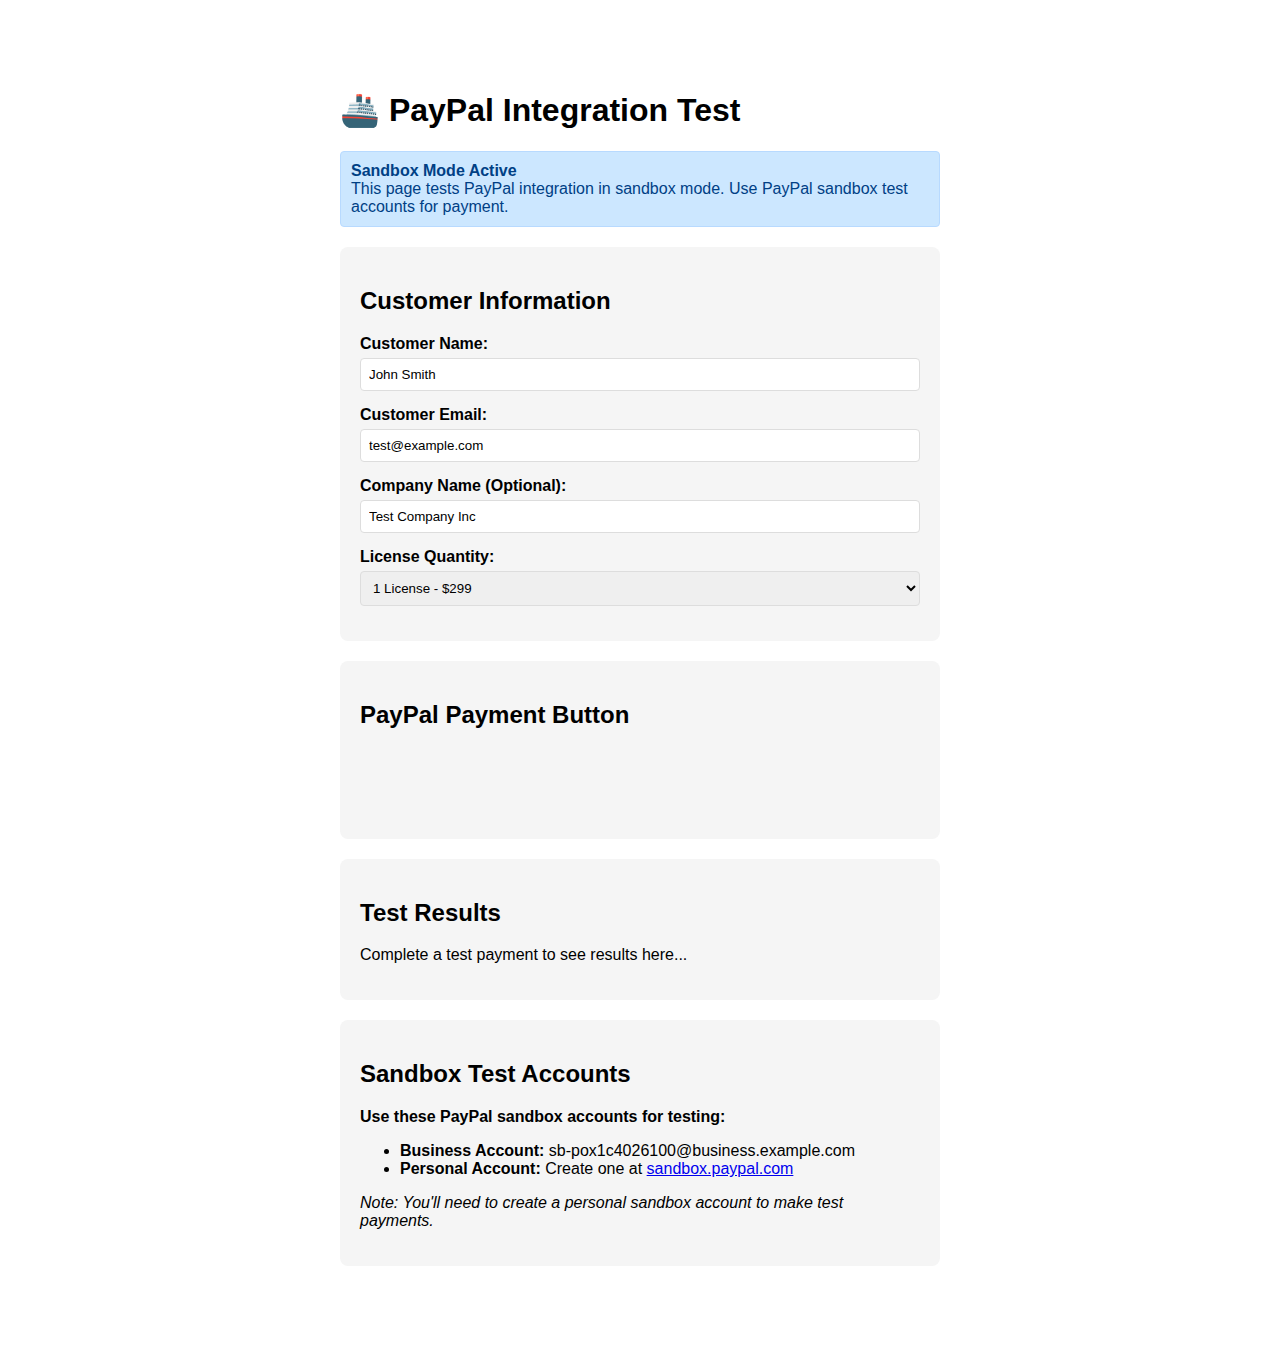
<file: paypal-test.html>
<!DOCTYPE html>
<html lang="en">
<head>
    <meta charset="UTF-8">
    <meta name="viewport" content="width=device-width, initial-scale=1.0">
    <title>PayPal Test - Vessel Data Logger</title>
    <style>
        body { 
            font-family: Arial, sans-serif; 
            max-width: 600px; 
            margin: 50px auto; 
            padding: 20px; 
        }
        .test-section {
            background: #f5f5f5;
            padding: 20px;
            border-radius: 8px;
            margin: 20px 0;
        }
        .form-group {
            margin: 15px 0;
        }
        label {
            display: block;
            margin-bottom: 5px;
            font-weight: bold;
        }
        input, select {
            width: 100%;
            padding: 8px;
            border: 1px solid #ddd;
            border-radius: 4px;
            box-sizing: border-box;
        }
        #paypal-button-container {
            margin: 20px 0;
            min-height: 50px;
        }
        .status {
            padding: 10px;
            margin: 10px 0;
            border-radius: 4px;
        }
        .success { background: #d4edda; color: #155724; border: 1px solid #c3e6cb; }
        .error { background: #f8d7da; color: #721c24; border: 1px solid #f5c6cb; }
        .info { background: #cce7ff; color: #004085; border: 1px solid #b8daff; }
    </style>
</head>
<body>
    <h1>🚢 PayPal Integration Test</h1>
    
    <div class="info status">
        <strong>Sandbox Mode Active</strong><br>
        This page tests PayPal integration in sandbox mode. Use PayPal sandbox test accounts for payment.
    </div>

    <div class="test-section">
        <h2>Customer Information</h2>
        <div class="form-group">
            <label for="customer-name">Customer Name:</label>
            <input type="text" id="customer-name" value="John Smith" required>
        </div>
        
        <div class="form-group">
            <label for="customer-email">Customer Email:</label>
            <input type="email" id="customer-email" value="test@example.com" required>
        </div>
        
        <div class="form-group">
            <label for="company-name">Company Name (Optional):</label>
            <input type="text" id="company-name" value="Test Company Inc">
        </div>
        
        <div class="form-group">
            <label for="license-quantity">License Quantity:</label>
            <select id="license-quantity">
                <option value="1">1 License - $299</option>
                <option value="2">2 Licenses - $549</option>
                <option value="5">5 Licenses - $1,199</option>
                <option value="10">10 Licenses - $2,099</option>
            </select>
        </div>
    </div>

    <div class="test-section">
        <h2>PayPal Payment Button</h2>
        <div id="paypal-button-container"></div>
    </div>

    <div class="test-section">
        <h2>Test Results</h2>
        <div id="test-results">
            <p>Complete a test payment to see results here...</p>
        </div>
    </div>

    <div class="test-section">
        <h2>Sandbox Test Accounts</h2>
        <p><strong>Use these PayPal sandbox accounts for testing:</strong></p>
        <ul>
            <li><strong>Business Account:</strong> sb-pox1c4026100@business.example.com</li>
            <li><strong>Personal Account:</strong> Create one at <a href="https://sandbox.paypal.com" target="_blank">sandbox.paypal.com</a></li>
        </ul>
        <p><em>Note: You'll need to create a personal sandbox account to make test payments.</em></p>
    </div>

    <!-- PayPal SDK -->
    <script src="https://www.paypal.com/sdk/js?client-id=AbaWr9JSSDkqUQCr2tCCCOI4sRqYj-vCT4jqYy_NueKllGDspzEMCZCGZT4Co0GaBawEerEfujUpreRW&currency=USD"></script>
    
    <script>
        document.addEventListener('DOMContentLoaded', function() {
            // Update pricing when quantity changes
            document.getElementById('license-quantity').addEventListener('change', function() {
                updatePayPalButton();
            });

            // Initialize PayPal button
            initializePayPal();
        });

        function updatePayPalButton() {
            // Clear existing button and reinitialize
            document.getElementById('paypal-button-container').innerHTML = '';
            initializePayPal();
        }

        function initializePayPal() {
            const quantity = parseInt(document.getElementById('license-quantity').value);
            const prices = { 1: 299, 2: 549, 5: 1199, 10: 2099 };
            const amount = prices[quantity] || 299;

            paypal.Buttons({
                createOrder: function(data, actions) {
                    const customerName = document.getElementById('customer-name').value;
                    const customerEmail = document.getElementById('customer-email').value;

                    if (!customerName || !customerEmail) {
                        alert('Please fill in your name and email address before proceeding.');
                        return Promise.reject('Missing required fields');
                    }

                    return actions.order.create({
                        purchase_units: [{
                            amount: {
                                value: amount.toString()
                            },
                            description: `Vessel Data Logger License (${quantity} license${quantity > 1 ? 's' : ''})`,
                            custom_id: `VDL-TEST-${Date.now()}`,
                            soft_descriptor: 'VesselDataLogger'
                        }],
                        application_context: {
                            shipping_preference: 'NO_SHIPPING'
                        }
                    });
                },
                
                onApprove: function(data, actions) {
                    return actions.order.capture().then(function(details) {
                        showPaymentSuccess(details);
                        generateLicense(details);
                    });
                },
                
                onError: function(err) {
                    console.error('PayPal Error:', err);
                    showError('Payment failed: ' + JSON.stringify(err));
                },
                
                onCancel: function(data) {
                    showInfo('Payment cancelled by user');
                }
            }).render('#paypal-button-container');
        }

        function generateLicense(paymentDetails) {
            const customerName = document.getElementById('customer-name').value;
            const customerEmail = document.getElementById('customer-email').value;
            const companyName = document.getElementById('company-name').value;
            const quantity = parseInt(document.getElementById('license-quantity').value);

            const licenseData = {
                customer_name: customerName,
                customer_email: customerEmail,
                company_name: companyName,
                quantity: quantity,
                paypal_transaction_id: paymentDetails.id,
                paypal_payer_id: paymentDetails.payer.payer_id,
                amount_paid: paymentDetails.purchase_units[0].amount.value
            };

            showInfo('Generating license keys...');

            fetch('/api/generate-license.php', {
                method: 'POST',
                headers: {
                    'Content-Type': 'application/json',
                },
                body: JSON.stringify(licenseData)
            })
            .then(response => response.json())
            .then(data => {
                if (data.success) {
                    showLicenseGenerated(data.license_keys, paymentDetails);
                } else {
                    showError('License generation failed: ' + data.error);
                }
            })
            .catch(error => {
                console.error('Error:', error);
                showError('Unable to generate license. Error: ' + error.message);
            });
        }

        function showPaymentSuccess(details) {
            const html = `
                <div class="success status">
                    <h3>✅ Payment Successful!</h3>
                    <p><strong>Transaction ID:</strong> ${details.id}</p>
                    <p><strong>Payer:</strong> ${details.payer.name.given_name} ${details.payer.name.surname}</p>
                    <p><strong>Email:</strong> ${details.payer.email_address}</p>
                    <p><strong>Amount:</strong> $${details.purchase_units[0].amount.value}</p>
                </div>
            `;
            document.getElementById('test-results').innerHTML = html;
        }

        function showLicenseGenerated(licenseKeys, paymentDetails) {
            const keysHtml = licenseKeys.map((key, index) => 
                `<li><strong>License ${index + 1}:</strong> <code>${key}</code></li>`
            ).join('');
            
            const html = `
                <div class="success status">
                    <h3>🎉 License Keys Generated!</h3>
                    <p><strong>Transaction ID:</strong> ${paymentDetails.id}</p>
                    <p><strong>Generated Keys:</strong></p>
                    <ul>${keysHtml}</ul>
                    <p><em>License keys have been emailed to the customer and saved to the database.</em></p>
                </div>
            `;
            document.getElementById('test-results').innerHTML = html;
        }

        function showError(message) {
            const html = `<div class="error status"><strong>❌ Error:</strong> ${message}</div>`;
            document.getElementById('test-results').innerHTML = html;
        }

        function showInfo(message) {
            const html = `<div class="info status"><strong>ℹ️ Info:</strong> ${message}</div>`;
            document.getElementById('test-results').innerHTML = html;
        }
    </script>
</body>
</html>
</file>
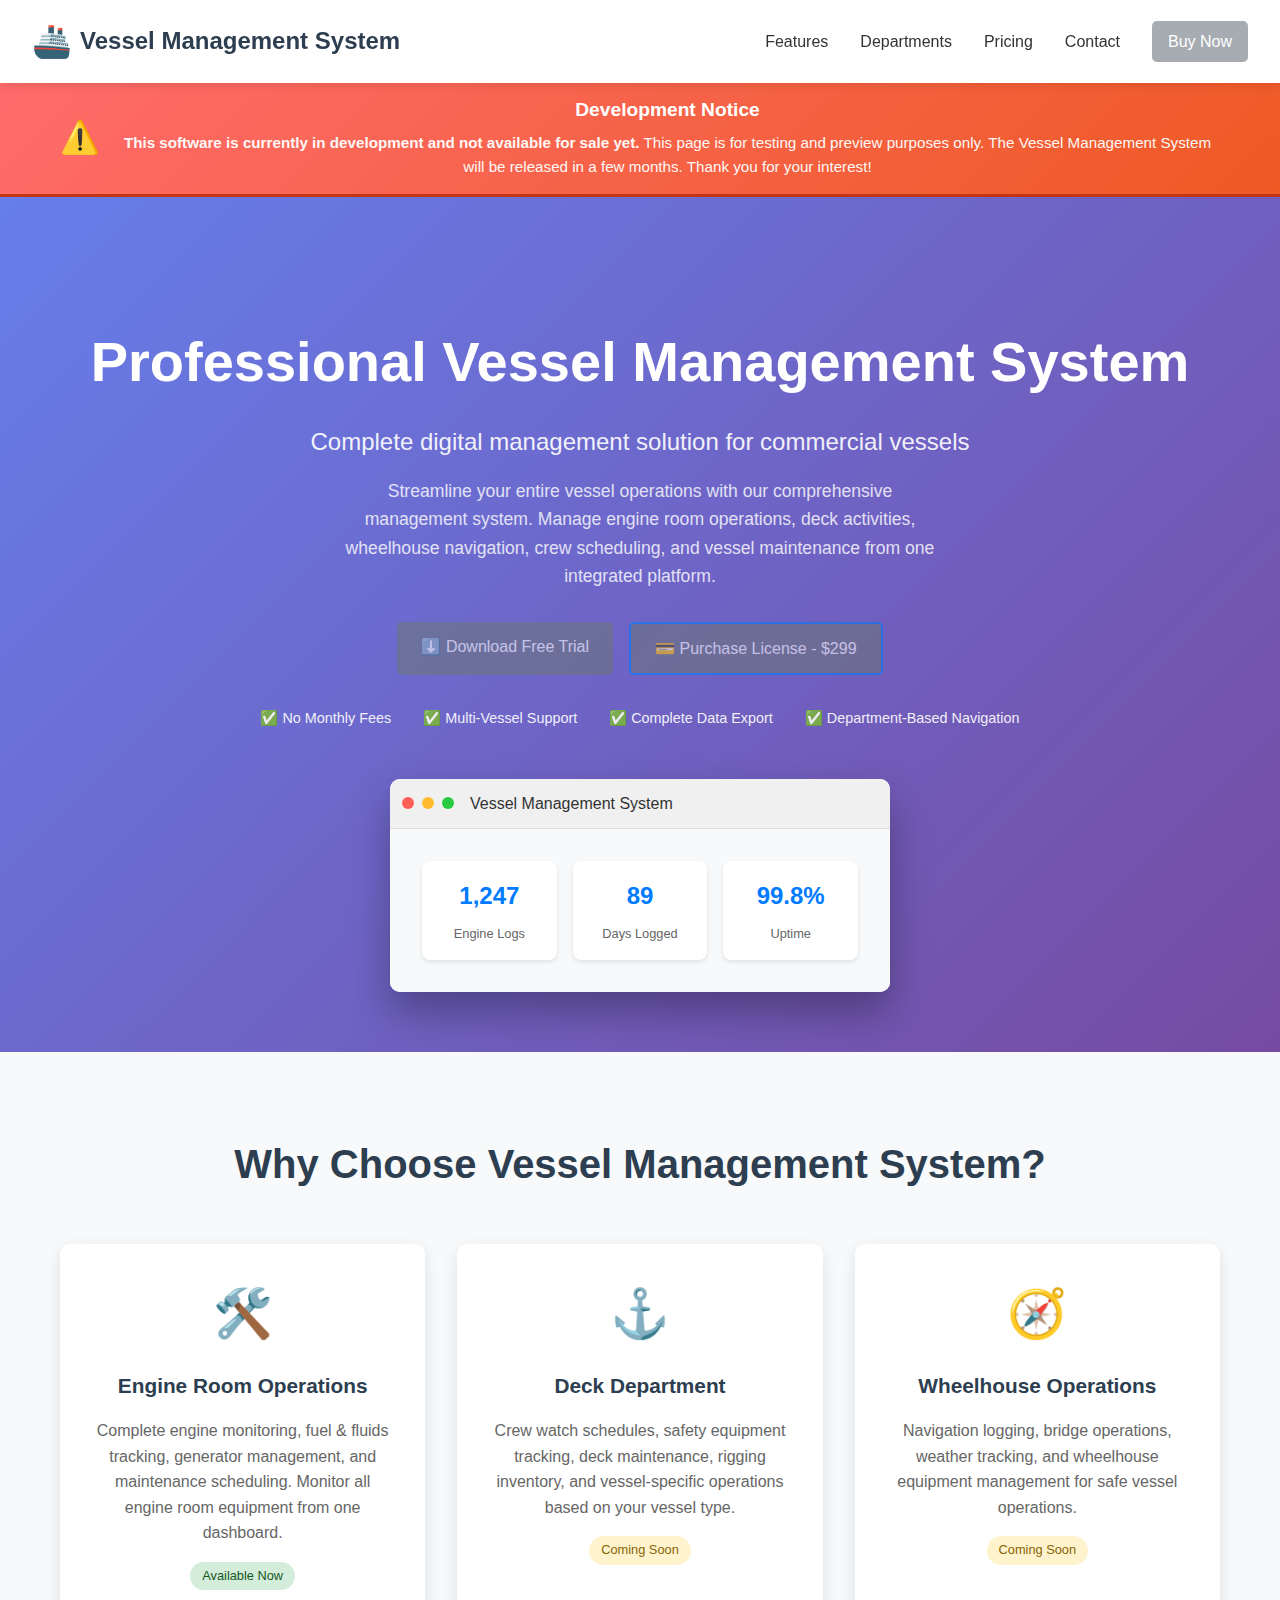
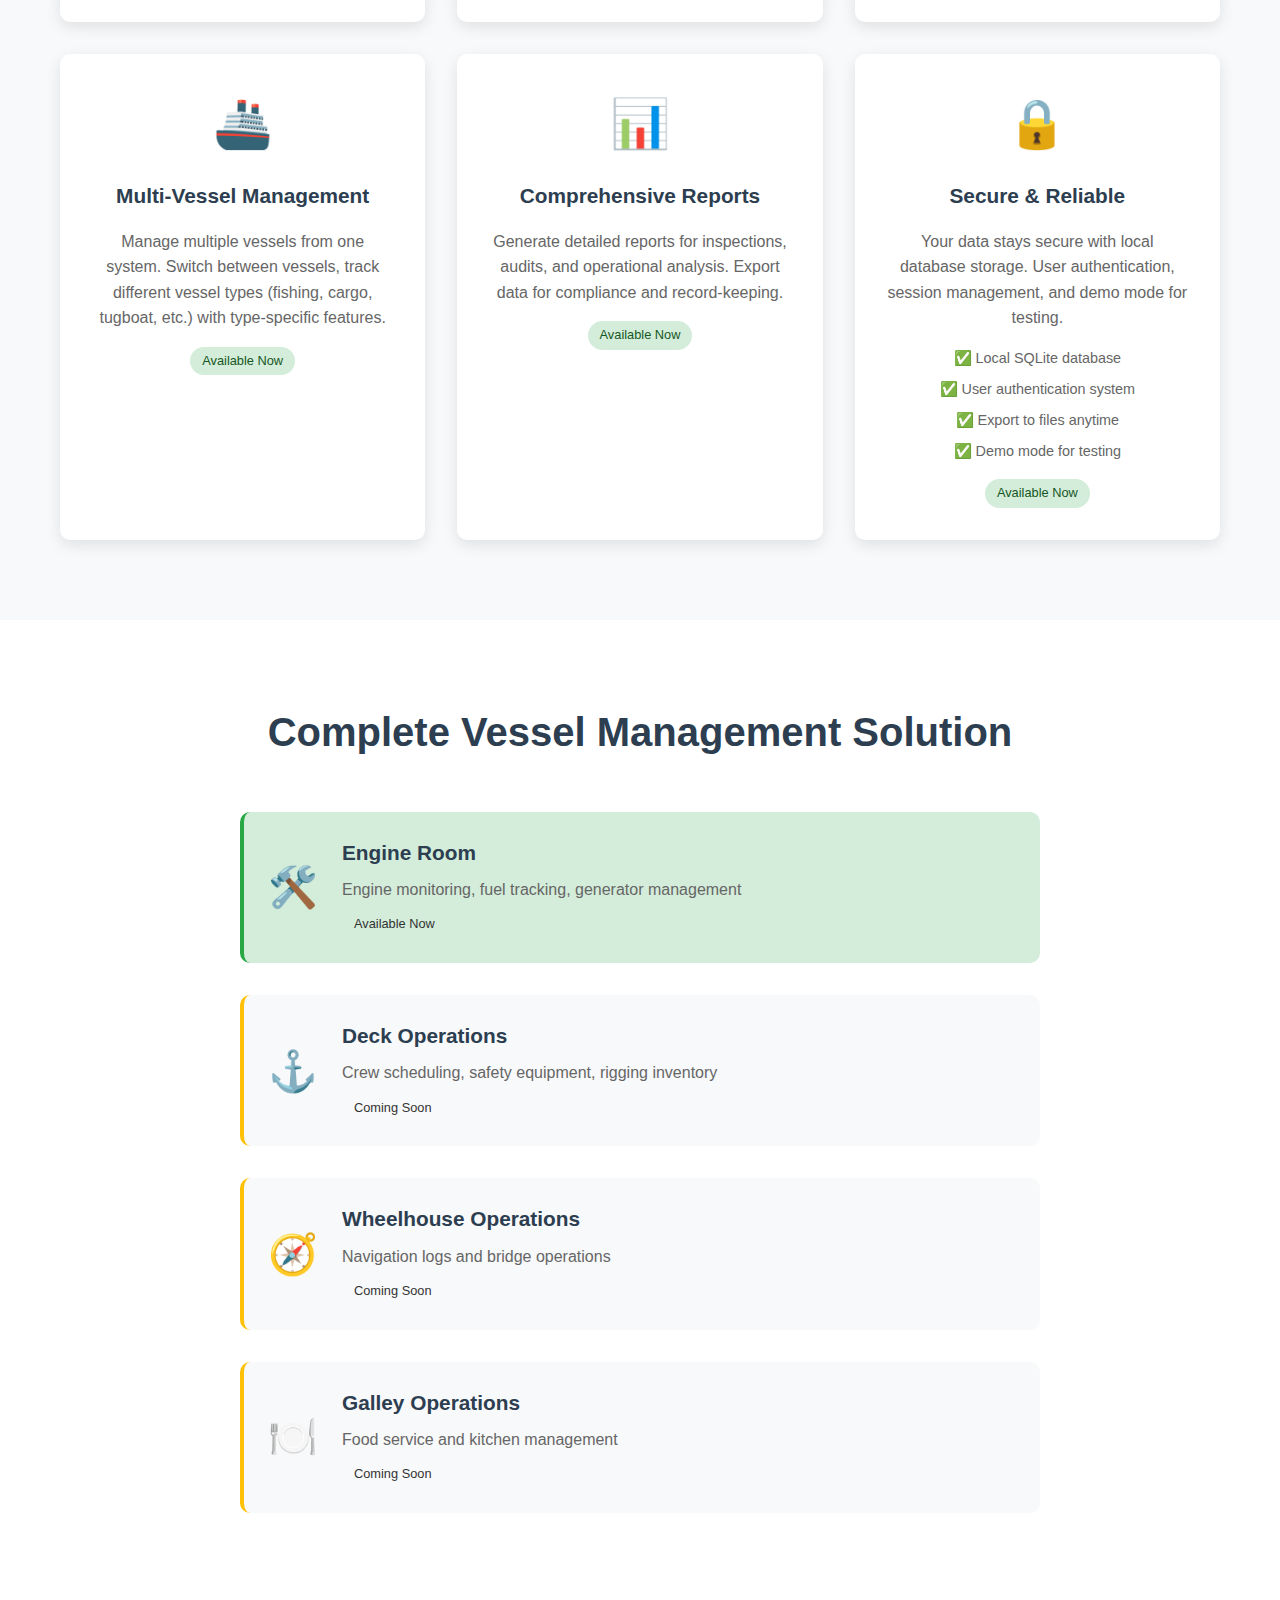
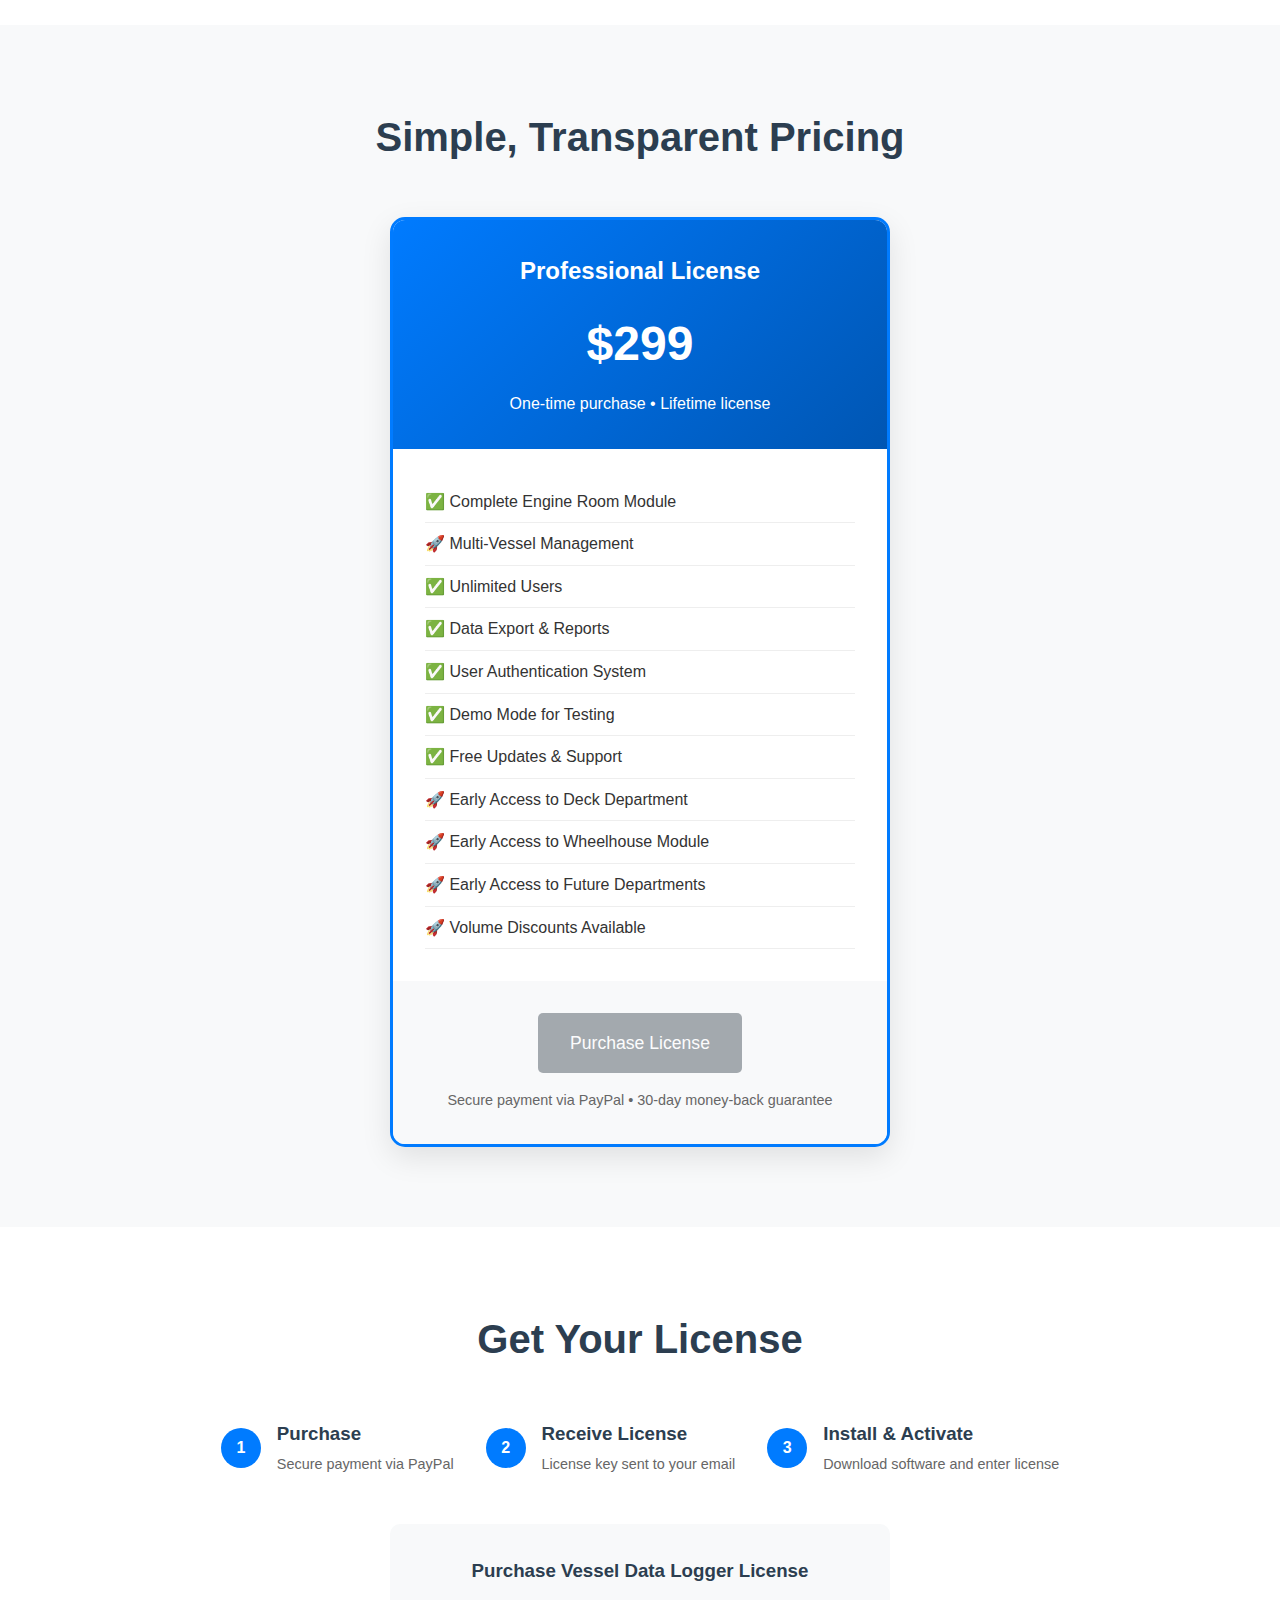
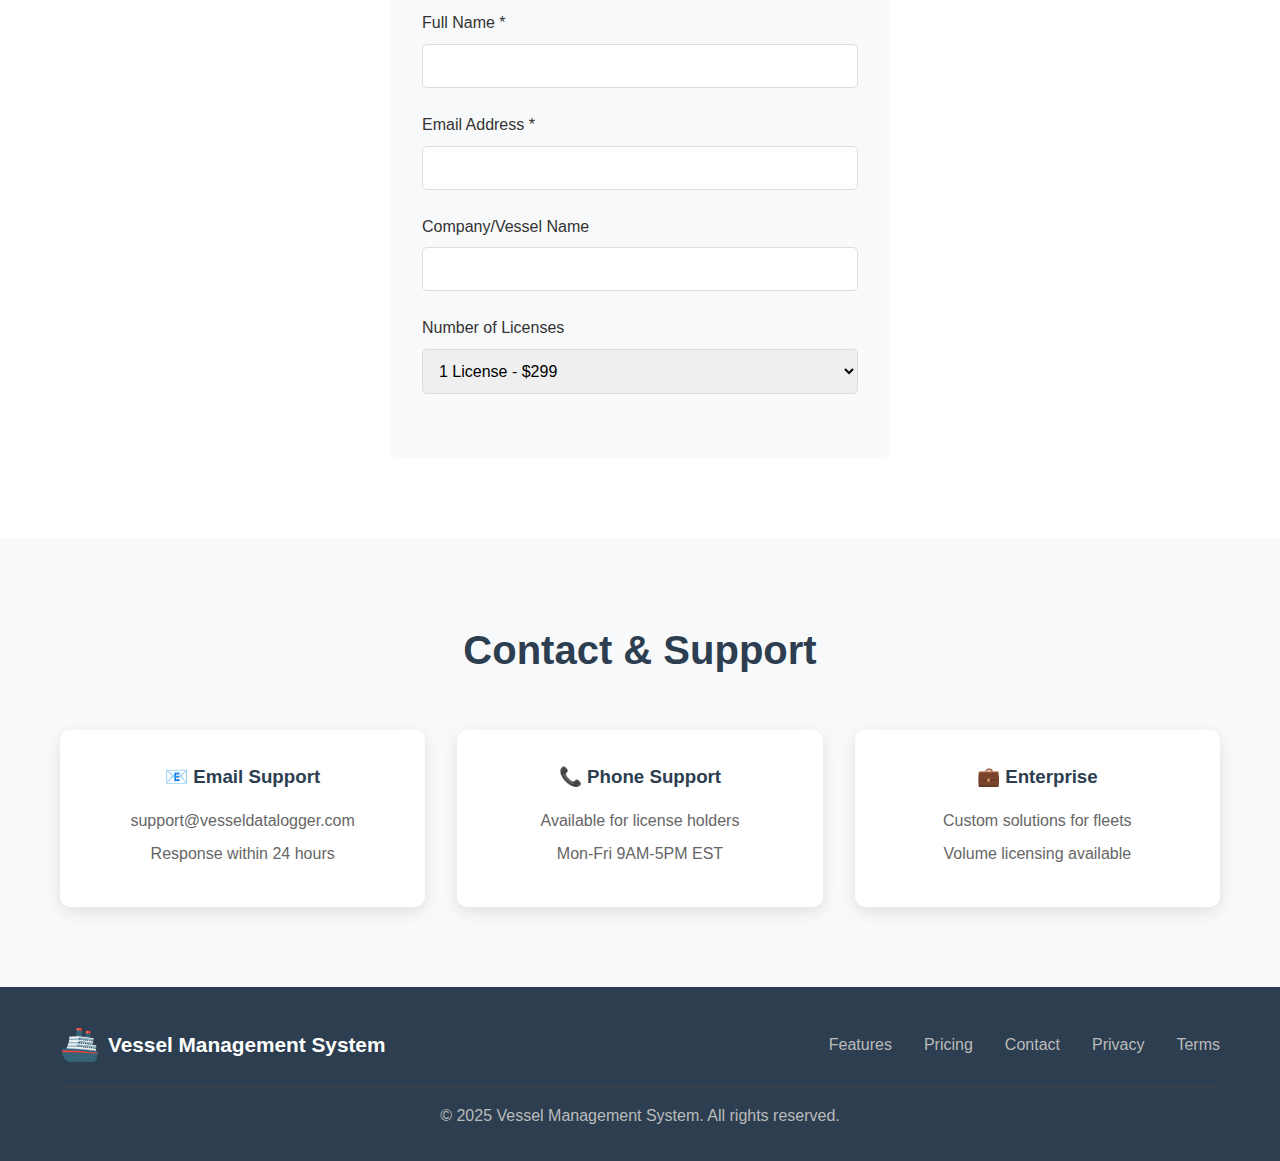
<file: Landing Page/landing.html>
<!DOCTYPE html>
<html lang="en">
<head>
    <meta charset="UTF-8">
    <meta name="viewport" content="width=device-width, initial-scale=1.0">
    <title>Vessel Management System - Complete Maritime Operations Software</title>
    <link rel="stylesheet" href="landing-style.css">
    <link rel="icon" type="image/svg+xml" href="favicon.svg">
    <meta name="description" content="Professional vessel management software for engine room operations, deck management, wheelhouse navigation, and complete vessel operations. Multi-department vessel management solution.">
</head>
<body>
    <!-- Header -->
    <header class="header">
        <nav class="nav">
            <div class="nav-brand">
                <span class="nav-icon">🚢</span>
                <span class="nav-title">Vessel Management System</span>
            </div>
            <div class="nav-links">
                <a href="#features">Features</a>
                <a href="#departments">Departments</a>
                <a href="#pricing">Pricing</a>
                <a href="#contact">Contact</a>
                <span class="btn-cta btn-disabled">Buy Now</span>
            </div>
        </nav>
    </header>

    <!-- Development Disclaimer -->
    <div class="development-disclaimer">
        <div class="container">
            <div class="disclaimer-content">
                <div class="disclaimer-icon">⚠️</div>
                <div class="disclaimer-text">
                    <h3>Development Notice</h3>
                    <p><strong>This software is currently in development and not available for sale yet.</strong> This page is for testing and preview purposes only. The Vessel Management System will be released in a few months. Thank you for your interest!</p>
                </div>
            </div>
        </div>
    </div>

    <!-- Hero Section -->
    <section class="hero">
        <div class="container">
            <div class="hero-content">
                <h1>Professional Vessel Management System</h1>
                <p class="hero-subtitle">Complete digital management solution for commercial vessels</p>
                <p class="hero-description">
                    Streamline your entire vessel operations with our comprehensive management system. 
                    Manage engine room operations, deck activities, wheelhouse navigation, crew scheduling, and vessel maintenance from one integrated platform.
                </p>
                <div class="hero-buttons">
                    <span class="btn btn-primary btn-disabled">⬇️ Download Free Trial</span>
                    <span class="btn btn-secondary btn-disabled">💳 Purchase License - $299</span>
                </div>
                <div class="hero-features">
                    <span>✅ No Monthly Fees</span>
                    <span>✅ Multi-Vessel Support</span>
                    <span>✅ Complete Data Export</span>
                    <span>✅ Department-Based Navigation</span>
                </div>
            </div>
            <div class="hero-image">
                <div class="software-preview">
                    <div class="window-header">
                        <div class="window-buttons">
                            <span class="btn-close"></span>
                            <span class="btn-minimize"></span>
                            <span class="btn-maximize"></span>
                        </div>
                        <span class="window-title">Vessel Management System</span>
                    </div>
                    <div class="window-content">
                        <div class="dashboard-preview">
                            <div class="stat-card">
                                <div class="stat-number">1,247</div>
                                <div class="stat-label">Engine Logs</div>
                            </div>
                            <div class="stat-card">
                                <div class="stat-number">89</div>
                                <div class="stat-label">Days Logged</div>
                            </div>
                            <div class="stat-card">
                                <div class="stat-number">99.8%</div>
                                <div class="stat-label">Uptime</div>
                            </div>
                        </div>
                    </div>
                </div>
            </div>
        </div>
    </section>

    <!-- Features Section -->
    <section id="features" class="features">
        <div class="container">
            <h2>Why Choose Vessel Management System?</h2>
            <div class="features-grid">
                <div class="feature-card">
                    <div class="feature-icon">🛠️</div>
                    <h3>Engine Room Operations</h3>
                    <p>Complete engine monitoring, fuel & fluids tracking, generator management, and maintenance scheduling. Monitor all engine room equipment from one dashboard.</p>
                    <span class="status available">Available Now</span>
                </div>
                <div class="feature-card">
                    <div class="feature-icon">⚓</div>
                    <h3>Deck Department</h3>
                    <p>Crew watch schedules, safety equipment tracking, deck maintenance, rigging inventory, and vessel-specific operations based on your vessel type.</p>
                    <span class="status coming-soon">Coming Soon</span>
                </div>
                <div class="feature-card">
                    <div class="feature-icon">🧭</div>
                    <h3>Wheelhouse Operations</h3>
                    <p>Navigation logging, bridge operations, weather tracking, and wheelhouse equipment management for safe vessel operations.</p>
                    <span class="status coming-soon">Coming Soon</span>
                </div>
                <div class="feature-card">
                    <div class="feature-icon">🚢</div>
                    <h3>Multi-Vessel Management</h3>
                    <p>Manage multiple vessels from one system. Switch between vessels, track different vessel types (fishing, cargo, tugboat, etc.) with type-specific features.</p>
                    <span class="status available">Available Now</span>
                </div>
                <div class="feature-card">
                    <div class="feature-icon">📊</div>
                    <h3>Comprehensive Reports</h3>
                    <p>Generate detailed reports for inspections, audits, and operational analysis. Export data for compliance and record-keeping.</p>
                    <span class="status available">Available Now</span>
                </div>
                <div class="feature-card">
                    <div class="feature-icon">🔒</div>
                    <h3>Secure & Reliable</h3>
                    <p>Your data stays secure with local database storage. User authentication, session management, and demo mode for testing.</p>
                    <ul class="feature-details">
                        <li>✅ Local SQLite database</li>
                        <li>✅ User authentication system</li>
                        <li>✅ Export to files anytime</li>
                        <li>✅ Demo mode for testing</li>
                    </ul>
                    <span class="status available">Available Now</span>
                </div>
            </div>
        </div>
    </section>

    <!-- Departments Section -->
    <section id="departments" class="departments">
        <div class="container">
            <h2>Complete Vessel Management Solution</h2>
            <div class="departments-timeline">
                <div class="department-item completed">
                    <div class="department-icon">🛠️</div>
                    <div class="department-content">
                        <h3>Engine Room</h3>
                        <p>Engine monitoring, fuel tracking, generator management</p>
                        <span class="status">Available Now</span>
                    </div>
                </div>
                <div class="department-item upcoming">
                    <div class="department-icon">⚓</div>
                    <div class="department-content">
                        <h3>Deck Operations</h3>
                        <p>Crew scheduling, safety equipment, rigging inventory</p>
                        <span class="status">Coming Soon</span>
                    </div>
                </div>
                <div class="department-item upcoming">
                    <div class="department-icon">🧭</div>
                    <div class="department-content">
                        <h3>Wheelhouse Operations</h3>
                        <p>Navigation logs and bridge operations</p>
                        <span class="status">Coming Soon</span>
                    </div>
                </div>
                <div class="department-item upcoming">
                    <div class="department-icon">🍽️</div>
                    <div class="department-content">
                        <h3>Galley Operations</h3>
                        <p>Food service and kitchen management</p>
                        <span class="status">Coming Soon</span>
                    </div>
                </div>
            </div>
        </div>
    </section>

    <!-- Pricing Section -->
    <section id="pricing" class="pricing">
        <div class="container">
            <h2>Simple, Transparent Pricing</h2>
            <div class="pricing-card">
                <div class="pricing-header">
                    <h3>Professional License</h3>
                    <div class="price">$299</div>
                    <p>One-time purchase • Lifetime license</p>
                </div>
                <div class="pricing-features">
                    <ul>
                        <li>✅ Complete Engine Room Module</li>
                        <li>🚀 Multi-Vessel Management</li>
                        <li>✅ Unlimited Users</li>
                        <li>✅ Data Export & Reports</li>
                        <li>✅ User Authentication System</li>
                        <li>✅ Demo Mode for Testing</li>
                        <li>✅ Free Updates & Support</li>
                        <li>🚀 Early Access to Deck Department</li>
                        <li>🚀 Early Access to Wheelhouse Module</li>
                        <li>🚀 Early Access to Future Departments</li>
                        <li>🚀 Volume Discounts Available</li>
                    </ul>
                </div>
                <div class="pricing-footer">
                    <span class="btn btn-primary btn-large btn-disabled">Purchase License</span>
                    <p class="pricing-note">Secure payment via PayPal • 30-day money-back guarantee</p>
                </div>
            </div>
        </div>
    </section>

    <!-- Purchase Section -->
    <section id="purchase" class="purchase">
        <div class="container">
            <h2>Get Your License</h2>
            <div class="purchase-steps">
                <div class="step">
                    <div class="step-number">1</div>
                    <div class="step-content">
                        <h3>Purchase</h3>
                        <p>Secure payment via PayPal</p>
                    </div>
                </div>
                <div class="step">
                    <div class="step-number">2</div>
                    <div class="step-content">
                        <h3>Receive License</h3>
                        <p>License key sent to your email</p>
                    </div>
                </div>
                <div class="step">
                    <div class="step-number">3</div>
                    <div class="step-content">
                        <h3>Install & Activate</h3>
                        <p>Download software and enter license</p>
                    </div>
                </div>
            </div>
            
            <div class="purchase-form">
                <h3>Purchase Vessel Data Logger License</h3>
                <form id="purchase-form">
                    <div class="form-group">
                        <label for="customer-name">Full Name *</label>
                        <input type="text" id="customer-name" name="customer_name" required>
                    </div>
                    <div class="form-group">
                        <label for="customer-email">Email Address *</label>
                        <input type="email" id="customer-email" name="customer_email" required>
                    </div>
                    <div class="form-group">
                        <label for="company-name">Company/Vessel Name</label>
                        <input type="text" id="company-name" name="company_name">
                    </div>
                    <div class="form-group">
                        <label for="license-quantity">Number of Licenses</label>
                        <select id="license-quantity" name="quantity">
                            <option value="1">1 License - $299</option>
                            <option value="2">2 Licenses - $549 (8% off)</option>
                            <option value="5">5 Licenses - $1,199 (20% off)</option>
                            <option value="10">10 Licenses - $2,099 (30% off)</option>
                        </select>
                    </div>
                    
                    <!-- PayPal Button Container -->
                    <div id="paypal-button-container"></div>
                </form>
            </div>
        </div>
    </section>

    <!-- Contact Section -->
    <section id="contact" class="contact">
        <div class="container">
            <h2>Contact & Support</h2>
            <div class="contact-info">
                <div class="contact-item">
                    <h3>📧 Email Support</h3>
                    <p>support@vesseldatalogger.com</p>
                    <p>Response within 24 hours</p>
                </div>
                <div class="contact-item">
                    <h3>📞 Phone Support</h3>
                    <p>Available for license holders</p>
                    <p>Mon-Fri 9AM-5PM EST</p>
                </div>
                <div class="contact-item">
                    <h3>💼 Enterprise</h3>
                    <p>Custom solutions for fleets</p>
                    <p>Volume licensing available</p>
                </div>
            </div>
        </div>
    </section>

    <!-- Footer -->
    <footer class="footer">
        <div class="container">
            <div class="footer-content">
                <div class="footer-brand">
                    <span class="nav-icon">🚢</span>
                    <span class="nav-title">Vessel Management System</span>
                </div>
                <div class="footer-links">
                    <a href="#features">Features</a>
                    <a href="#pricing">Pricing</a>
                    <a href="#contact">Contact</a>
                    <a href="privacy.html">Privacy</a>
                    <a href="terms.html">Terms</a>
                </div>
            </div>
            <div class="footer-bottom">
                <p>&copy; 2025 Vessel Management System. All rights reserved.</p>
            </div>
        </div>
    </footer>

    <!-- PayPal SDK -->
    <!-- PayPal SDK - SANDBOX MODE -->
    <script src="https://www.paypal.com/sdk/js?client-id=AbaWr9JSSDkqUQCr2tCCCOI4sRqYj-vCT4jqYy_NueKllGDspzEMCZCGZT4Co0GaBawEerEfujUpreRW&currency=USD"></script>
    <script src="landing-script.js"></script>
</body>
</html>
</file>
<file: landing-style.css>
/* Landing Page Styles */
* {
    margin: 0;
    padding: 0;
    box-sizing: border-box;
}

body {
    font-family: -apple-system, BlinkMacSystemFont, 'Segoe UI', Roboto, Oxygen, Ubuntu, Cantarell, sans-serif;
    line-height: 1.6;
    color: #333;
}

.container {
    max-width: 1200px;
    margin: 0 auto;
    padding: 0 20px;
}

/* Header */
.header {
    background: #fff;
    box-shadow: 0 2px 10px rgba(0,0,0,0.1);
    position: fixed;
    top: 0;
    width: 100%;
    z-index: 1000;
}

.nav {
    display: flex;
    justify-content: space-between;
    align-items: center;
    padding: 1rem 2rem;
}

.nav-brand {
    display: flex;
    align-items: center;
    font-size: 1.5rem;
    font-weight: bold;
    color: #2c3e50;
}

.nav-icon {
    margin-right: 0.5rem;
    font-size: 2rem;
}

.nav-links {
    display: flex;
    align-items: center;
    gap: 2rem;
}

.nav-links a {
    text-decoration: none;
    color: #333;
    font-weight: 500;
    transition: color 0.3s;
}

.nav-links a:hover {
    color: #007bff;
}

.btn-cta {
    background: #007bff;
    color: white !important;
    padding: 0.5rem 1rem;
    border-radius: 5px;
    transition: background 0.3s;
}

.btn-cta:hover {
    background: #0056b3;
}

/* Buttons */
.btn {
    display: inline-block;
    padding: 0.75rem 1.5rem;
    text-decoration: none;
    border-radius: 5px;
    font-weight: 500;
    text-align: center;
    transition: all 0.3s;
    border: none;
    cursor: pointer;
}

.btn-primary {
    background: #007bff;
    color: white;
}

.btn-primary:hover {
    background: #0056b3;
    transform: translateY(-2px);
}

.btn-secondary {
    background: transparent;
    color: #007bff;
    border: 2px solid #007bff;
}

.btn-secondary:hover {
    background: #007bff;
    color: white;
}

.btn-large {
    padding: 1rem 2rem;
    font-size: 1.1rem;
}

/* Hero Section */
.hero {
    background: linear-gradient(135deg, #667eea 0%, #764ba2 100%);
    color: white;
    padding: 120px 0 60px;
    margin-top: 70px;
}

.hero-content {
    text-align: center;
    margin-bottom: 3rem;
}

.hero h1 {
    font-size: 3.5rem;
    margin-bottom: 1rem;
    font-weight: 700;
}

.hero-subtitle {
    font-size: 1.5rem;
    margin-bottom: 1rem;
    opacity: 0.9;
}

.hero-description {
    font-size: 1.1rem;
    margin-bottom: 2rem;
    opacity: 0.8;
    max-width: 600px;
    margin-left: auto;
    margin-right: auto;
}

.hero-buttons {
    display: flex;
    gap: 1rem;
    justify-content: center;
    margin-bottom: 2rem;
}

.hero-features {
    display: flex;
    gap: 2rem;
    justify-content: center;
    flex-wrap: wrap;
    opacity: 0.9;
}

.hero-features span {
    font-size: 0.9rem;
}

/* Software Preview */
.software-preview {
    background: white;
    border-radius: 10px;
    overflow: hidden;
    box-shadow: 0 20px 40px rgba(0,0,0,0.3);
    max-width: 500px;
    margin: 0 auto;
}

.window-header {
    background: #f0f0f0;
    padding: 0.75rem;
    display: flex;
    align-items: center;
    border-bottom: 1px solid #ddd;
}

.window-buttons {
    display: flex;
    gap: 0.5rem;
    margin-right: 1rem;
}

.window-buttons span {
    width: 12px;
    height: 12px;
    border-radius: 50%;
}

.btn-close { background: #ff5f57; }
.btn-minimize { background: #ffbd2e; }
.btn-maximize { background: #28ca42; }

.window-title {
    color: #333;
    font-weight: 500;
}

.window-content {
    padding: 2rem;
    background: #f8f9fa;
}

.dashboard-preview {
    display: grid;
    grid-template-columns: repeat(3, 1fr);
    gap: 1rem;
}

.stat-card {
    background: white;
    padding: 1rem;
    border-radius: 8px;
    text-align: center;
    box-shadow: 0 2px 4px rgba(0,0,0,0.1);
}

.stat-number {
    font-size: 1.5rem;
    font-weight: bold;
    color: #007bff;
}

.stat-label {
    font-size: 0.8rem;
    color: #666;
    margin-top: 0.5rem;
}

/* Features Section */
.features {
    padding: 80px 0;
    background: #f8f9fa;
}

.features h2 {
    text-align: center;
    font-size: 2.5rem;
    margin-bottom: 3rem;
    color: #2c3e50;
}

.features-grid {
    display: grid;
    grid-template-columns: repeat(auto-fit, minmax(350px, 1fr));
    gap: 2rem;
}

.feature-card {
    background: white;
    padding: 2rem;
    border-radius: 10px;
    box-shadow: 0 5px 15px rgba(0,0,0,0.1);
    text-align: center;
    transition: transform 0.3s;
}

.feature-card:hover {
    transform: translateY(-5px);
}

.feature-icon {
    font-size: 3rem;
    margin-bottom: 1rem;
}

.feature-card h3 {
    font-size: 1.3rem;
    margin-bottom: 1rem;
    color: #2c3e50;
}

.feature-card p {
    color: #666;
    margin-bottom: 1rem;
}

.feature-details {
    list-style: none;
    padding: 0;
    margin: 1rem 0;
}

.feature-details li {
    margin: 0.5rem 0;
    font-size: 0.9rem;
    color: #666;
}

.status {
    display: inline-block;
    padding: 0.25rem 0.75rem;
    border-radius: 15px;
    font-size: 0.8rem;
    font-weight: 500;
}

.status.available {
    background: #d4edda;
    color: #155724;
}

.status.coming-soon {
    background: #fff3cd;
    color: #856404;
}

/* Departments Section */
.departments {
    padding: 80px 0;
    background: white;
}

.departments h2 {
    text-align: center;
    font-size: 2.5rem;
    margin-bottom: 3rem;
    color: #2c3e50;
}

.departments-timeline {
    max-width: 800px;
    margin: 0 auto;
}

.department-item {
    display: flex;
    align-items: center;
    margin-bottom: 2rem;
    padding: 1.5rem;
    border-radius: 10px;
    transition: transform 0.3s;
}

.department-item:hover {
    transform: translateX(10px);
}

.department-item.completed {
    background: #d4edda;
    border-left: 4px solid #28a745;
}

.department-item.upcoming {
    background: #f8f9fa;
    border-left: 4px solid #ffc107;
}

.department-icon {
    font-size: 2.5rem;
    margin-right: 1.5rem;
}

.department-content h3 {
    font-size: 1.3rem;
    margin-bottom: 0.5rem;
    color: #2c3e50;
}

.department-content p {
    color: #666;
    margin-bottom: 0.5rem;
}

.department-content .status {
    font-size: 0.8rem;
}

/* Pricing Section */
.pricing {
    padding: 80px 0;
    background: #f8f9fa;
}

.pricing h2 {
    text-align: center;
    font-size: 2.5rem;
    margin-bottom: 3rem;
    color: #2c3e50;
}

.pricing-card {
    max-width: 500px;
    margin: 0 auto;
    background: white;
    border-radius: 15px;
    overflow: hidden;
    box-shadow: 0 10px 30px rgba(0,0,0,0.1);
    border: 3px solid #007bff;
}

.pricing-header {
    background: linear-gradient(135deg, #007bff, #0056b3);
    color: white;
    padding: 2rem;
    text-align: center;
}

.pricing-header h3 {
    font-size: 1.5rem;
    margin-bottom: 1rem;
}

.price {
    font-size: 3rem;
    font-weight: bold;
    margin-bottom: 0.5rem;
}

.pricing-features {
    padding: 2rem;
}

.pricing-features ul {
    list-style: none;
}

.pricing-features li {
    padding: 0.5rem 0;
    border-bottom: 1px solid #eee;
}

.pricing-footer {
    padding: 2rem;
    text-align: center;
    background: #f8f9fa;
}

.pricing-note {
    margin-top: 1rem;
    color: #666;
    font-size: 0.9rem;
}

/* Purchase Section */
.purchase {
    padding: 80px 0;
    background: white;
}

.purchase h2 {
    text-align: center;
    font-size: 2.5rem;
    margin-bottom: 3rem;
    color: #2c3e50;
}

.purchase-steps {
    display: flex;
    justify-content: center;
    gap: 2rem;
    margin-bottom: 3rem;
    flex-wrap: wrap;
}

.step {
    display: flex;
    align-items: center;
    gap: 1rem;
}

.step-number {
    width: 40px;
    height: 40px;
    border-radius: 50%;
    background: #007bff;
    color: white;
    display: flex;
    align-items: center;
    justify-content: center;
    font-weight: bold;
}

.step-content h3 {
    color: #2c3e50;
    margin-bottom: 0.25rem;
}

.step-content p {
    color: #666;
    font-size: 0.9rem;
}

.purchase-form {
    max-width: 500px;
    margin: 0 auto;
    background: #f8f9fa;
    padding: 2rem;
    border-radius: 10px;
}

.purchase-form h3 {
    text-align: center;
    margin-bottom: 1.5rem;
    color: #2c3e50;
}

.form-group {
    margin-bottom: 1.5rem;
}

.form-group label {
    display: block;
    margin-bottom: 0.5rem;
    font-weight: 500;
    color: #333;
}

.form-group input,
.form-group select {
    width: 100%;
    padding: 0.75rem;
    border: 1px solid #ddd;
    border-radius: 5px;
    font-size: 1rem;
}

#paypal-button-container {
    margin-top: 2rem;
}

/* Contact Section */
.contact {
    padding: 80px 0;
    background: #f8f9fa;
}

.contact h2 {
    text-align: center;
    font-size: 2.5rem;
    margin-bottom: 3rem;
    color: #2c3e50;
}

.contact-info {
    display: grid;
    grid-template-columns: repeat(auto-fit, minmax(300px, 1fr));
    gap: 2rem;
}

.contact-item {
    background: white;
    padding: 2rem;
    border-radius: 10px;
    text-align: center;
    box-shadow: 0 5px 15px rgba(0,0,0,0.1);
}

.contact-item h3 {
    color: #2c3e50;
    margin-bottom: 1rem;
}

.contact-item p {
    color: #666;
    margin-bottom: 0.5rem;
}

/* Footer */
.footer {
    background: #2c3e50;
    color: white;
    padding: 2rem 0;
}

.footer-content {
    display: flex;
    justify-content: space-between;
    align-items: center;
    margin-bottom: 1rem;
}

.footer-brand {
    display: flex;
    align-items: center;
    font-size: 1.3rem;
    font-weight: bold;
}

.footer-links {
    display: flex;
    gap: 2rem;
}

.footer-links a {
    color: #bbb;
    text-decoration: none;
    transition: color 0.3s;
}

.footer-links a:hover {
    color: white;
}

.footer-bottom {
    text-align: center;
    padding-top: 1rem;
    border-top: 1px solid #444;
    color: #bbb;
}

/* Responsive Design */
@media (max-width: 768px) {
    .hero h1 {
        font-size: 2.5rem;
    }
    
    .hero-buttons {
        flex-direction: column;
        align-items: center;
    }
    
    .hero-features {
        flex-direction: column;
        align-items: center;
    }
    
    .nav-links {
        display: none;
    }
    
    .features-grid {
        grid-template-columns: 1fr;
    }
    
    .purchase-steps {
        flex-direction: column;
        align-items: center;
    }
    
    .footer-content {
        flex-direction: column;
        gap: 1rem;
    }
}
</file>
<file: Landing Page/landing-style.css>
/* Landing Page Styles */
* {
    margin: 0;
    padding: 0;
    box-sizing: border-box;
}

body {
    font-family: -apple-system, BlinkMacSystemFont, 'Segoe UI', Roboto, Oxygen, Ubuntu, Cantarell, sans-serif;
    line-height: 1.6;
    color: #333;
}

.container {
    max-width: 1200px;
    margin: 0 auto;
    padding: 0 20px;
}

/* Header */
.header {
    background: #fff;
    box-shadow: 0 2px 10px rgba(0,0,0,0.1);
    position: fixed;
    top: 0;
    width: 100%;
    z-index: 1000;
}

.nav {
    display: flex;
    justify-content: space-between;
    align-items: center;
    padding: 1rem 2rem;
}

.nav-brand {
    display: flex;
    align-items: center;
    font-size: 1.5rem;
    font-weight: bold;
    color: #2c3e50;
}

.nav-icon {
    margin-right: 0.5rem;
    font-size: 2rem;
}

.nav-links {
    display: flex;
    align-items: center;
    gap: 2rem;
}

.nav-links a {
    text-decoration: none;
    color: #333;
    font-weight: 500;
    transition: color 0.3s;
}

.nav-links a:hover {
    color: #007bff;
}

.btn-cta {
    background: #007bff;
    color: white !important;
    padding: 0.5rem 1rem;
    border-radius: 5px;
    transition: background 0.3s;
}

.btn-cta:hover {
    background: #0056b3;
}

/* Buttons */
.btn {
    display: inline-block;
    padding: 0.75rem 1.5rem;
    text-decoration: none;
    border-radius: 5px;
    font-weight: 500;
    text-align: center;
    transition: all 0.3s;
    border: none;
    cursor: pointer;
}

.btn-primary {
    background: #007bff;
    color: white;
}

.btn-primary:hover {
    background: #0056b3;
    transform: translateY(-2px);
}

.btn-disabled {
    background: #6c757d !important;
    color: #fff !important;
    cursor: not-allowed !important;
    opacity: 0.6;
}

.btn-disabled:hover {
    background: #6c757d !important;
    transform: none !important;
}

.btn-secondary {
    background: transparent;
    color: #007bff;
    border: 2px solid #007bff;
}

.btn-secondary:hover {
    background: #007bff;
    color: white;
}

.btn-large {
    padding: 1rem 2rem;
    font-size: 1.1rem;
}

/* Development Disclaimer */
.development-disclaimer {
    background: linear-gradient(135deg, #ff6b6b 0%, #ee5a24 100%);
    color: white;
    padding: 15px 0;
    margin-top: 80px;
    border-bottom: 3px solid #c23616;
}

.disclaimer-content {
    display: flex;
    align-items: center;
    justify-content: center;
    text-align: center;
    gap: 15px;
}

.disclaimer-icon {
    font-size: 2rem;
    animation: pulse 2s infinite;
}

.disclaimer-text h3 {
    margin: 0 0 5px 0;
    font-size: 1.2rem;
    font-weight: bold;
}

.disclaimer-text p {
    margin: 0;
    font-size: 0.95rem;
    opacity: 0.95;
}

@keyframes pulse {
    0% { transform: scale(1); }
    50% { transform: scale(1.1); }
    100% { transform: scale(1); }
}

/* Hero Section */
.hero {
    background: linear-gradient(135deg, #667eea 0%, #764ba2 100%);
    color: white;
    padding: 120px 0 60px;
}

.hero-content {
    text-align: center;
    margin-bottom: 3rem;
}

.hero h1 {
    font-size: 3.5rem;
    margin-bottom: 1rem;
    font-weight: 700;
}

.hero-subtitle {
    font-size: 1.5rem;
    margin-bottom: 1rem;
    opacity: 0.9;
}

.hero-description {
    font-size: 1.1rem;
    margin-bottom: 2rem;
    opacity: 0.8;
    max-width: 600px;
    margin-left: auto;
    margin-right: auto;
}

.hero-buttons {
    display: flex;
    gap: 1rem;
    justify-content: center;
    margin-bottom: 2rem;
}

.hero-features {
    display: flex;
    gap: 2rem;
    justify-content: center;
    flex-wrap: wrap;
    opacity: 0.9;
}

.hero-features span {
    font-size: 0.9rem;
}

/* Software Preview */
.software-preview {
    background: white;
    border-radius: 10px;
    overflow: hidden;
    box-shadow: 0 20px 40px rgba(0,0,0,0.3);
    max-width: 500px;
    margin: 0 auto;
}

.window-header {
    background: #f0f0f0;
    padding: 0.75rem;
    display: flex;
    align-items: center;
    border-bottom: 1px solid #ddd;
}

.window-buttons {
    display: flex;
    gap: 0.5rem;
    margin-right: 1rem;
}

.window-buttons span {
    width: 12px;
    height: 12px;
    border-radius: 50%;
}

.btn-close { background: #ff5f57; }
.btn-minimize { background: #ffbd2e; }
.btn-maximize { background: #28ca42; }

.window-title {
    color: #333;
    font-weight: 500;
}

.window-content {
    padding: 2rem;
    background: #f8f9fa;
}

.dashboard-preview {
    display: grid;
    grid-template-columns: repeat(3, 1fr);
    gap: 1rem;
}

.stat-card {
    background: white;
    padding: 1rem;
    border-radius: 8px;
    text-align: center;
    box-shadow: 0 2px 4px rgba(0,0,0,0.1);
}

.stat-number {
    font-size: 1.5rem;
    font-weight: bold;
    color: #007bff;
}

.stat-label {
    font-size: 0.8rem;
    color: #666;
    margin-top: 0.5rem;
}

/* Features Section */
.features {
    padding: 80px 0;
    background: #f8f9fa;
}

.features h2 {
    text-align: center;
    font-size: 2.5rem;
    margin-bottom: 3rem;
    color: #2c3e50;
}

.features-grid {
    display: grid;
    grid-template-columns: repeat(auto-fit, minmax(350px, 1fr));
    gap: 2rem;
}

.feature-card {
    background: white;
    padding: 2rem;
    border-radius: 10px;
    box-shadow: 0 5px 15px rgba(0,0,0,0.1);
    text-align: center;
    transition: transform 0.3s;
}

.feature-card:hover {
    transform: translateY(-5px);
}

.feature-icon {
    font-size: 3rem;
    margin-bottom: 1rem;
}

.feature-card h3 {
    font-size: 1.3rem;
    margin-bottom: 1rem;
    color: #2c3e50;
}

.feature-card p {
    color: #666;
    margin-bottom: 1rem;
}

.feature-details {
    list-style: none;
    padding: 0;
    margin: 1rem 0;
}

.feature-details li {
    margin: 0.5rem 0;
    font-size: 0.9rem;
    color: #666;
}

.status {
    display: inline-block;
    padding: 0.25rem 0.75rem;
    border-radius: 15px;
    font-size: 0.8rem;
    font-weight: 500;
}

.status.available {
    background: #d4edda;
    color: #155724;
}

.status.coming-soon {
    background: #fff3cd;
    color: #856404;
}

/* Departments Section */
.departments {
    padding: 80px 0;
    background: white;
}

.departments h2 {
    text-align: center;
    font-size: 2.5rem;
    margin-bottom: 3rem;
    color: #2c3e50;
}

.departments-timeline {
    max-width: 800px;
    margin: 0 auto;
}

.department-item {
    display: flex;
    align-items: center;
    margin-bottom: 2rem;
    padding: 1.5rem;
    border-radius: 10px;
    transition: transform 0.3s;
}

.department-item:hover {
    transform: translateX(10px);
}

.department-item.completed {
    background: #d4edda;
    border-left: 4px solid #28a745;
}

.department-item.upcoming {
    background: #f8f9fa;
    border-left: 4px solid #ffc107;
}

.department-icon {
    font-size: 2.5rem;
    margin-right: 1.5rem;
}

.department-content h3 {
    font-size: 1.3rem;
    margin-bottom: 0.5rem;
    color: #2c3e50;
}

.department-content p {
    color: #666;
    margin-bottom: 0.5rem;
}

.department-content .status {
    font-size: 0.8rem;
}

/* Pricing Section */
.pricing {
    padding: 80px 0;
    background: #f8f9fa;
}

.pricing h2 {
    text-align: center;
    font-size: 2.5rem;
    margin-bottom: 3rem;
    color: #2c3e50;
}

.pricing-card {
    max-width: 500px;
    margin: 0 auto;
    background: white;
    border-radius: 15px;
    overflow: hidden;
    box-shadow: 0 10px 30px rgba(0,0,0,0.1);
    border: 3px solid #007bff;
}

.pricing-header {
    background: linear-gradient(135deg, #007bff, #0056b3);
    color: white;
    padding: 2rem;
    text-align: center;
}

.pricing-header h3 {
    font-size: 1.5rem;
    margin-bottom: 1rem;
}

.price {
    font-size: 3rem;
    font-weight: bold;
    margin-bottom: 0.5rem;
}

.pricing-features {
    padding: 2rem;
}

.pricing-features ul {
    list-style: none;
}

.pricing-features li {
    padding: 0.5rem 0;
    border-bottom: 1px solid #eee;
}

.pricing-footer {
    padding: 2rem;
    text-align: center;
    background: #f8f9fa;
}

.pricing-note {
    margin-top: 1rem;
    color: #666;
    font-size: 0.9rem;
}

/* Purchase Section */
.purchase {
    padding: 80px 0;
    background: white;
}

.purchase h2 {
    text-align: center;
    font-size: 2.5rem;
    margin-bottom: 3rem;
    color: #2c3e50;
}

.purchase-steps {
    display: flex;
    justify-content: center;
    gap: 2rem;
    margin-bottom: 3rem;
    flex-wrap: wrap;
}

.step {
    display: flex;
    align-items: center;
    gap: 1rem;
}

.step-number {
    width: 40px;
    height: 40px;
    border-radius: 50%;
    background: #007bff;
    color: white;
    display: flex;
    align-items: center;
    justify-content: center;
    font-weight: bold;
}

.step-content h3 {
    color: #2c3e50;
    margin-bottom: 0.25rem;
}

.step-content p {
    color: #666;
    font-size: 0.9rem;
}

.purchase-form {
    max-width: 500px;
    margin: 0 auto;
    background: #f8f9fa;
    padding: 2rem;
    border-radius: 10px;
}

.purchase-form h3 {
    text-align: center;
    margin-bottom: 1.5rem;
    color: #2c3e50;
}

.form-group {
    margin-bottom: 1.5rem;
}

.form-group label {
    display: block;
    margin-bottom: 0.5rem;
    font-weight: 500;
    color: #333;
}

.form-group input,
.form-group select {
    width: 100%;
    padding: 0.75rem;
    border: 1px solid #ddd;
    border-radius: 5px;
    font-size: 1rem;
}

#paypal-button-container {
    margin-top: 2rem;
}

/* Contact Section */
.contact {
    padding: 80px 0;
    background: #f8f9fa;
}

.contact h2 {
    text-align: center;
    font-size: 2.5rem;
    margin-bottom: 3rem;
    color: #2c3e50;
}

.contact-info {
    display: grid;
    grid-template-columns: repeat(auto-fit, minmax(300px, 1fr));
    gap: 2rem;
}

.contact-item {
    background: white;
    padding: 2rem;
    border-radius: 10px;
    text-align: center;
    box-shadow: 0 5px 15px rgba(0,0,0,0.1);
}

.contact-item h3 {
    color: #2c3e50;
    margin-bottom: 1rem;
}

.contact-item p {
    color: #666;
    margin-bottom: 0.5rem;
}

/* Footer */
.footer {
    background: #2c3e50;
    color: white;
    padding: 2rem 0;
}

.footer-content {
    display: flex;
    justify-content: space-between;
    align-items: center;
    margin-bottom: 1rem;
}

.footer-brand {
    display: flex;
    align-items: center;
    font-size: 1.3rem;
    font-weight: bold;
}

.footer-links {
    display: flex;
    gap: 2rem;
}

.footer-links a {
    color: #bbb;
    text-decoration: none;
    transition: color 0.3s;
}

.footer-links a:hover {
    color: white;
}

.footer-bottom {
    text-align: center;
    padding-top: 1rem;
    border-top: 1px solid #444;
    color: #bbb;
}

/* Responsive Design */
@media (max-width: 768px) {
    .hero h1 {
        font-size: 2.5rem;
    }
    
    .hero-buttons {
        flex-direction: column;
        align-items: center;
    }
    
    .hero-features {
        flex-direction: column;
        align-items: center;
    }
    
    .nav-links {
        display: none;
    }
    
    .features-grid {
        grid-template-columns: 1fr;
    }
    
    .purchase-steps {
        flex-direction: column;
        align-items: center;
    }
    
    .footer-content {
        flex-direction: column;
        gap: 1rem;
    }
}
</file>
